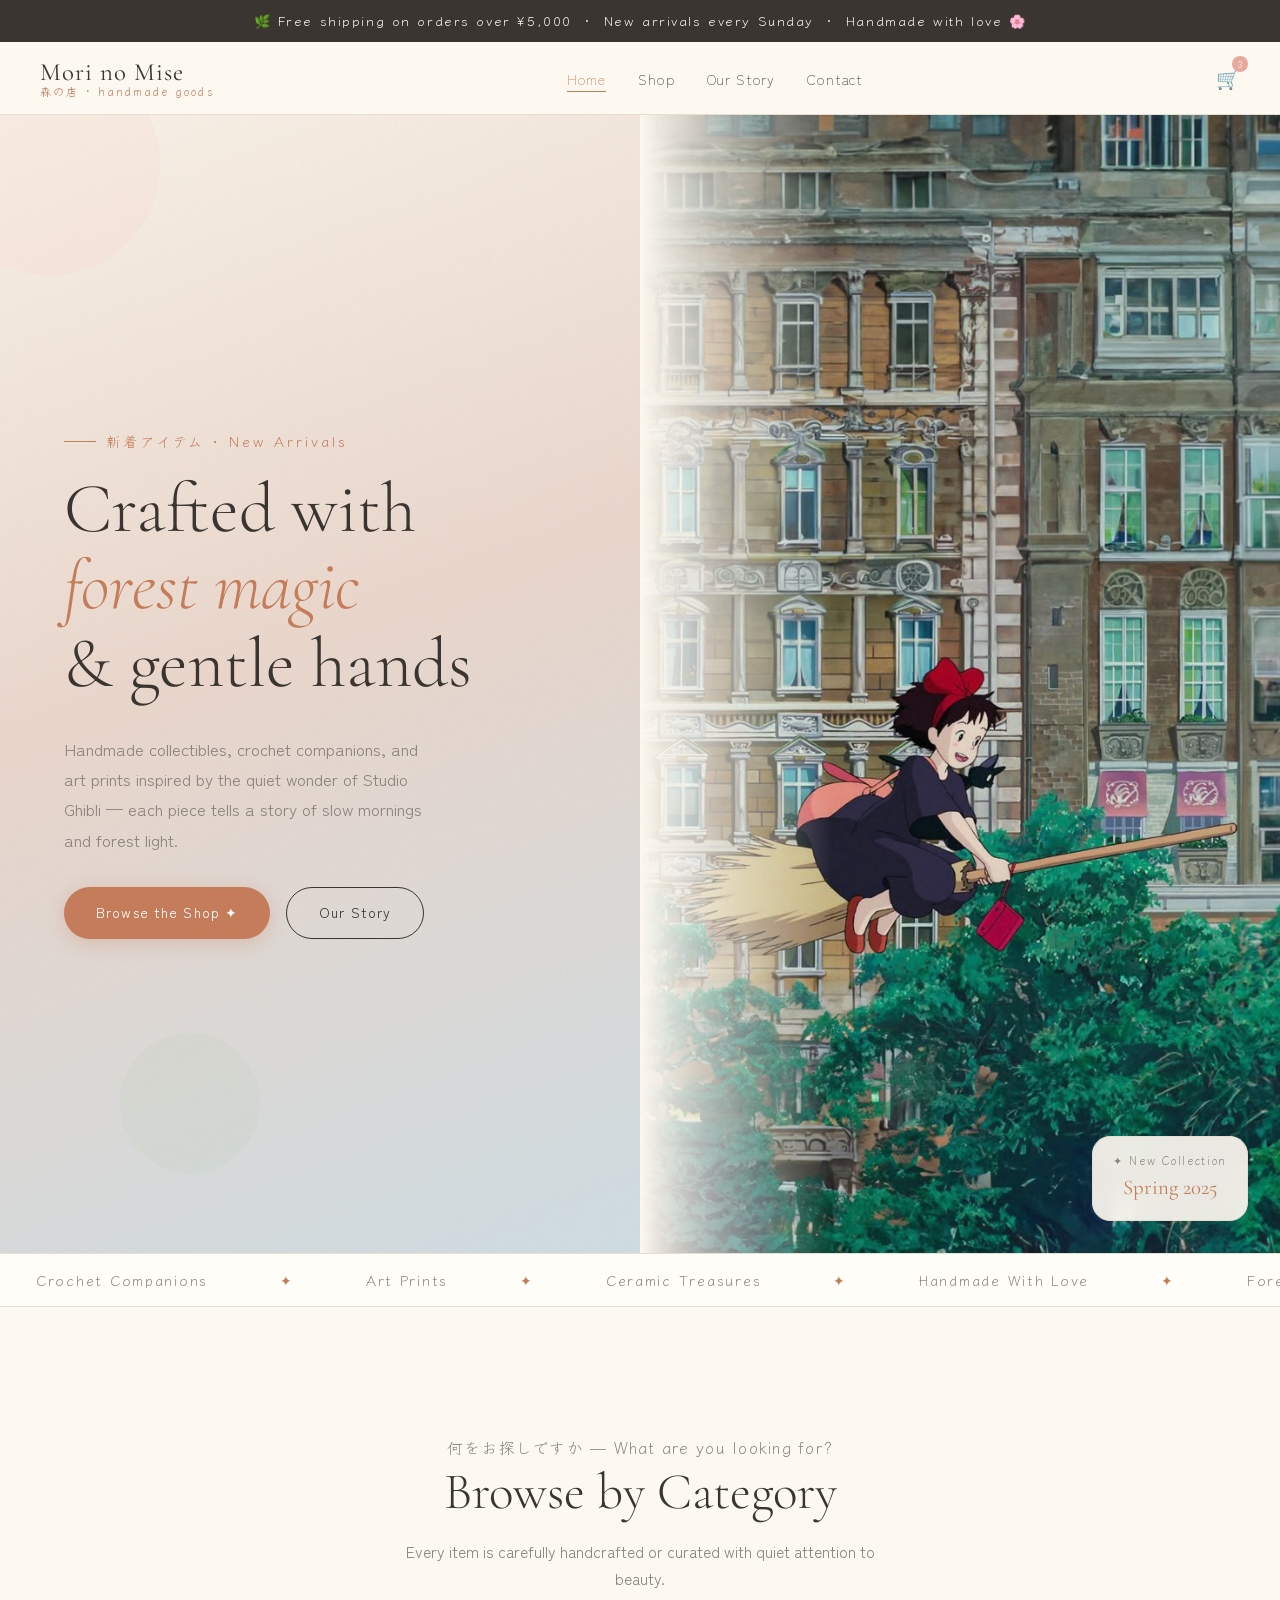
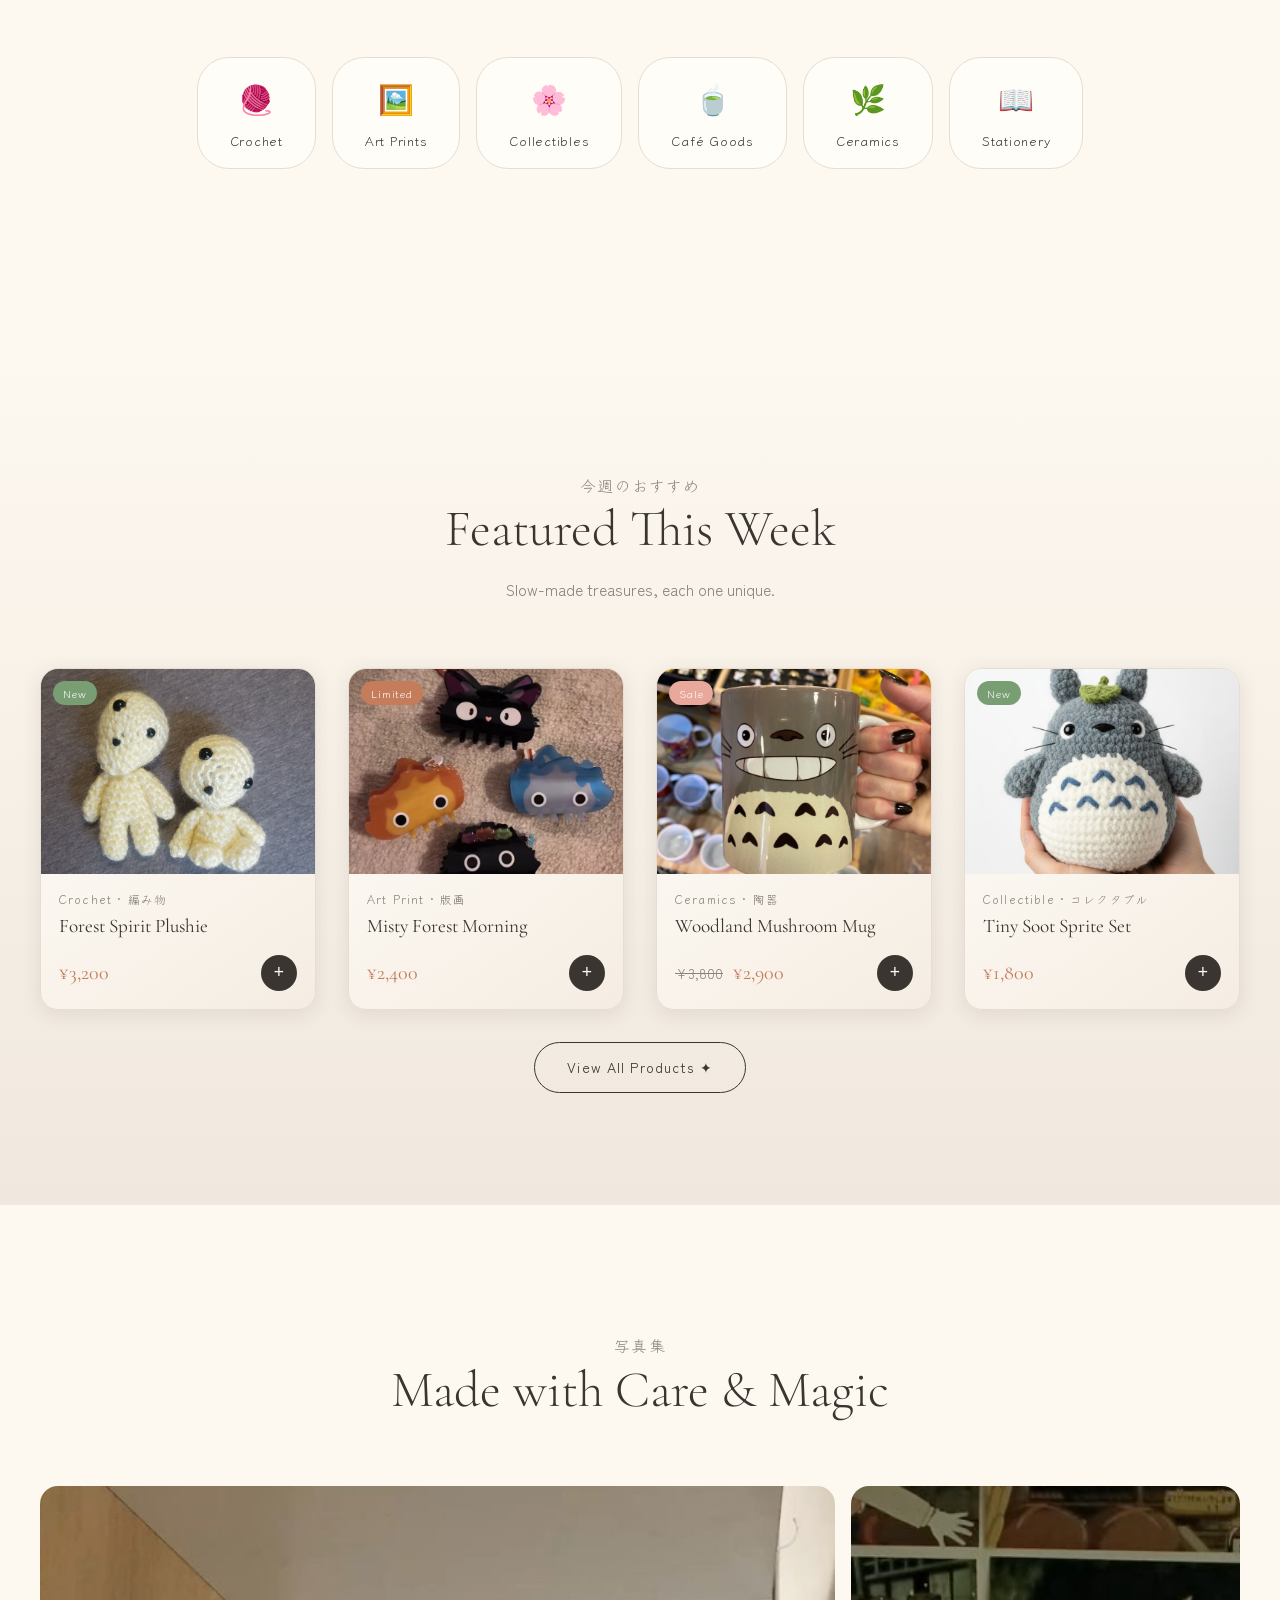
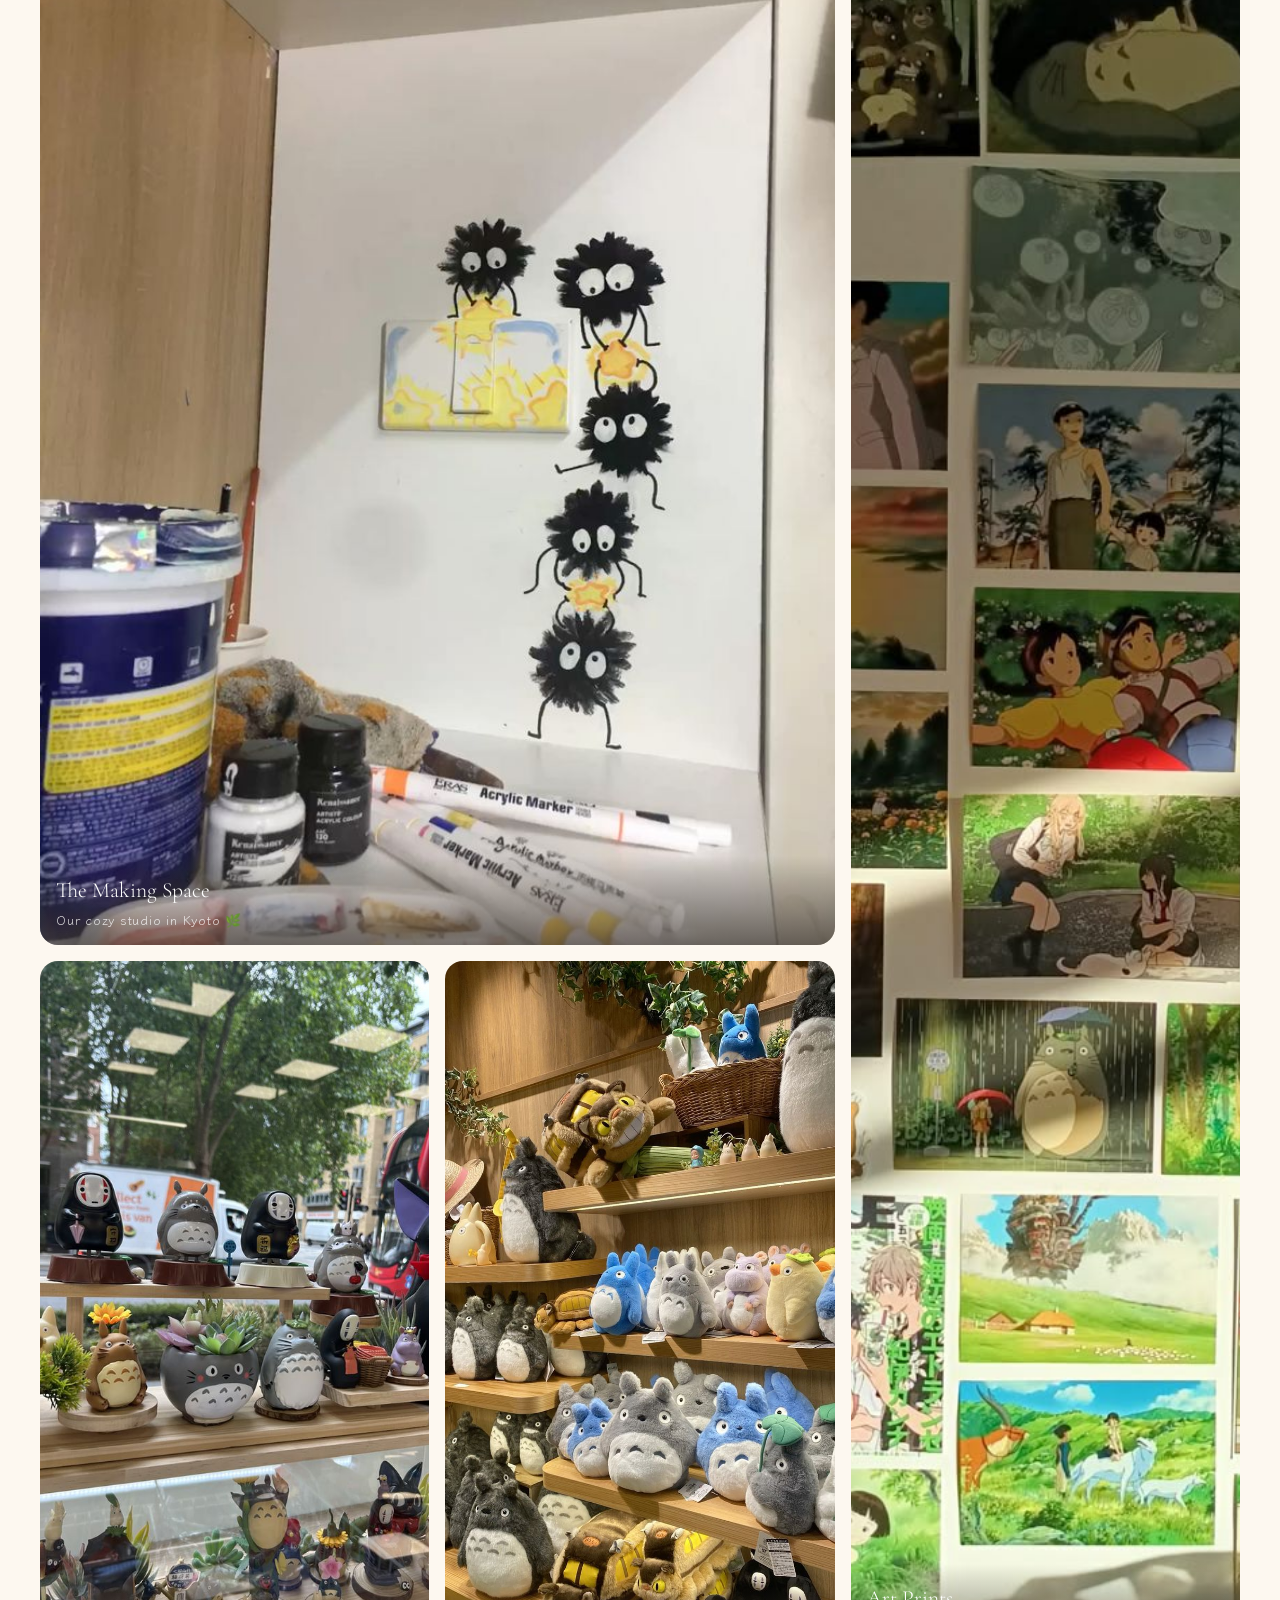
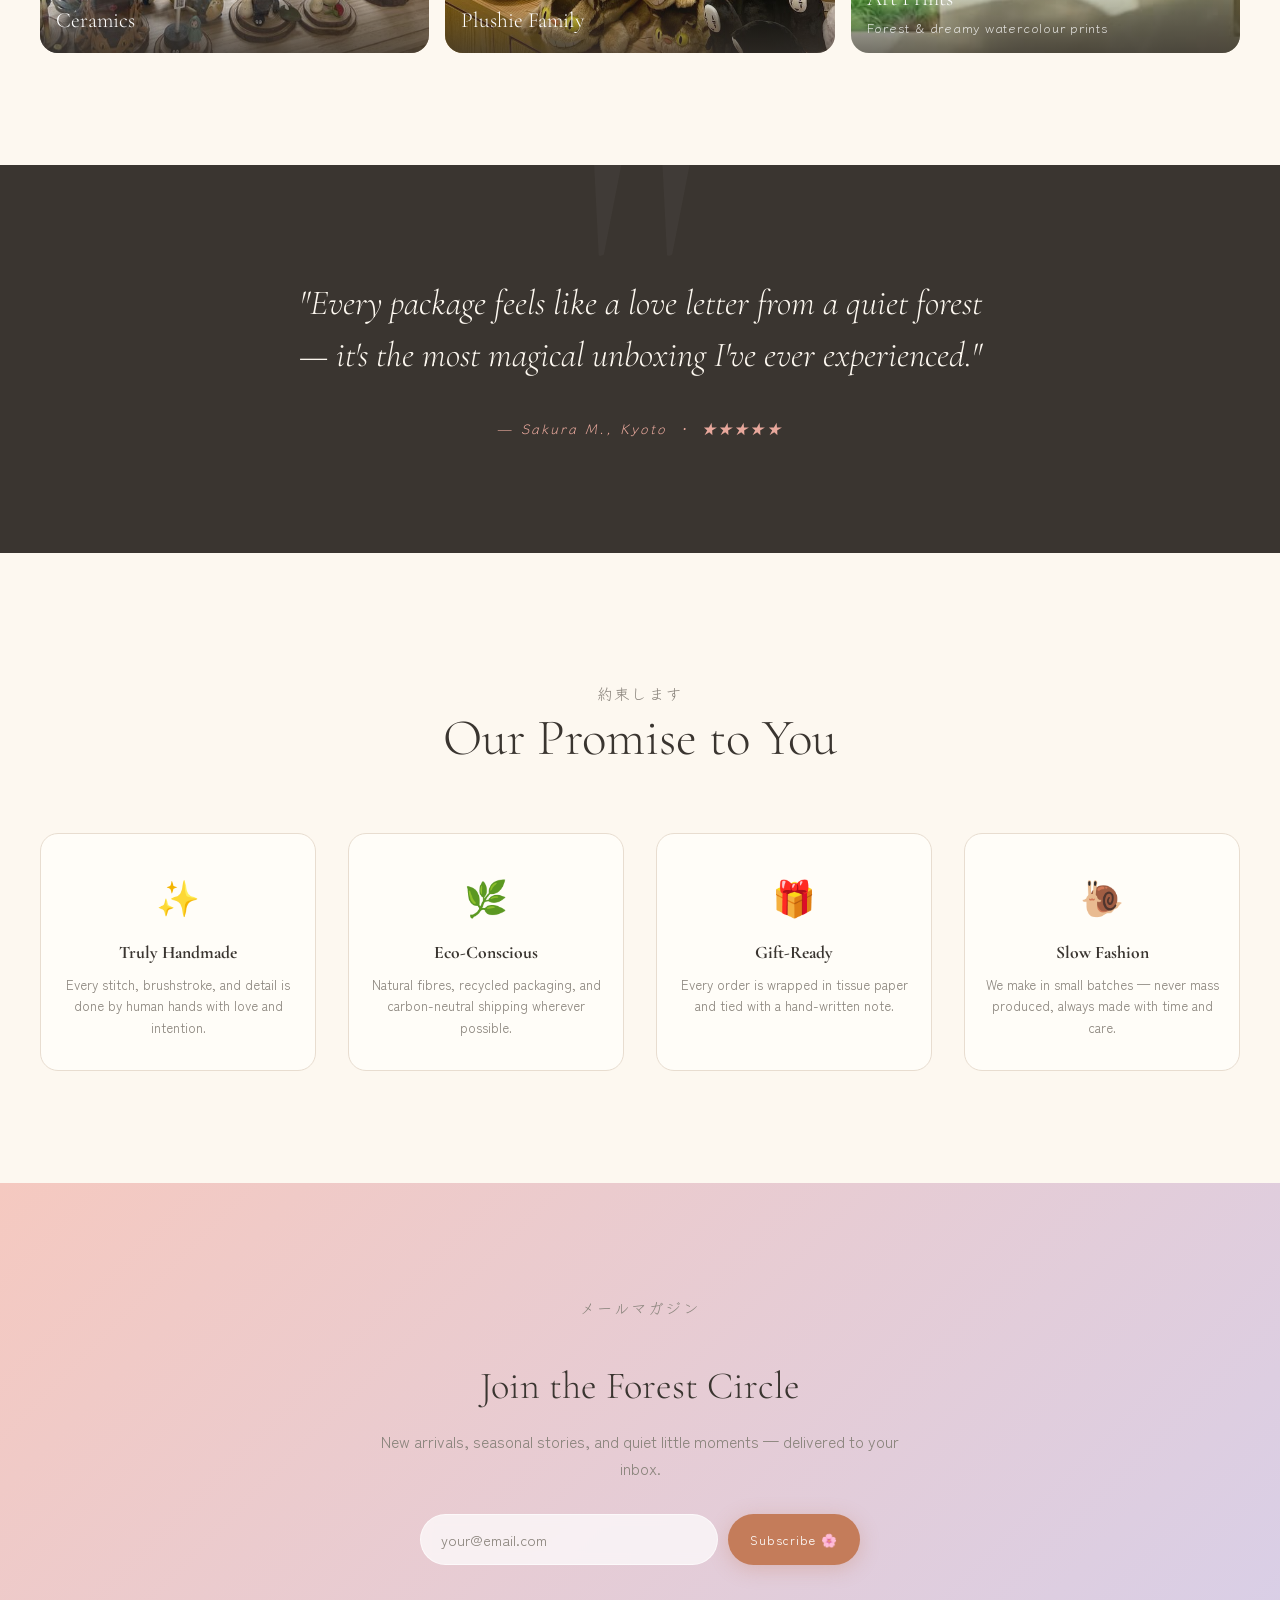
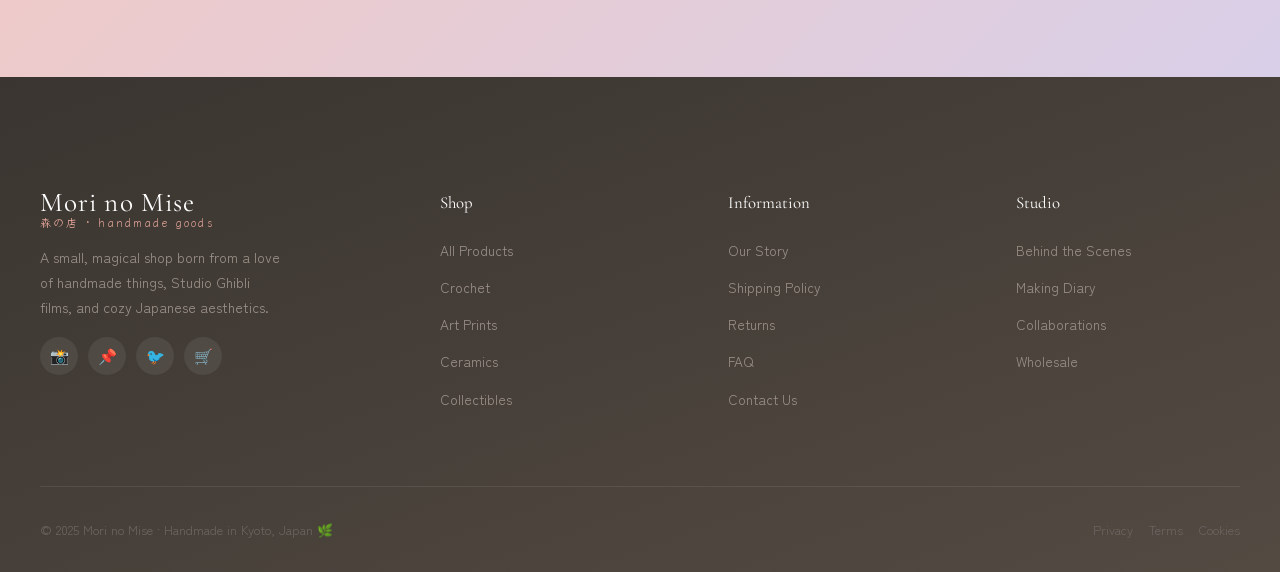
<file: index.html>
<!DOCTYPE html>
<html lang="en">
<head>
  <meta charset="UTF-8" />
  <meta name="viewport" content="width=device-width, initial-scale=1.0" />
  <meta name="description" content="Mori no Mise — A handmade Studio Ghibli inspired shop for collectibles, crochet, art prints & cozy Japanese goods." />
  <title>Mori no Mise — Handmade Magic Shop</title>
  <link rel="stylesheet" href="style.css" />
</head>
<body>

  <!-- ░░ ANNOUNCEMENT STRIP ░░ -->
  <div class="strip">
    🌿 Free shipping on orders over ¥5,000 &nbsp;·&nbsp; New arrivals every Sunday &nbsp;·&nbsp; Handmade with love 🌸
  </div>

  <!--
       STICKY NAVIGATION HEADER
   -->
  <header class="site-header">
    <nav class="nav-inner">

      <!-- Logo -->
      <a href="index.html" class="nav-logo" aria-label="Mori no Mise Home">
        <span class="nav-logo-main">Mori no Mise</span>
        <span class="nav-logo-jp">森の店 · handmade goods</span>
      </a>

      <!-- Navigation Links -->
      <ul class="nav-links">
        <li><a href="index.html" class="active">Home</a></li>
        <li><a href="shop.html">Shop</a></li>
        <li><a href="about.html">Our Story</a></li>
        <li><a href="contact.html">Contact</a></li>
      </ul>

      <!-- Cart Icon -->
      <div class="nav-cart" aria-label="Shopping cart">
        🛒
        <span class="nav-cart-badge">3</span>
      </div>

      <!-- Mobile hamburger (visual only — no JS) -->
      <div class="nav-toggle" aria-label="Menu">
        <span></span><span></span><span></span>
      </div>

    </nav>
  </header>


  <!-- 
       HERO SECTION
   -->
  <section class="hero grain-overlay" aria-label="Hero">

    <!-- Floating decorative petals (CSS only) -->
    <div class="hero-petal hero-petal-1" aria-hidden="true"></div>
    <div class="hero-petal hero-petal-2" aria-hidden="true"></div>
    <div class="hero-petal hero-petal-3" aria-hidden="true"></div>

    <!-- Left: text content -->
    <div class="hero-text">

      <p class="hero-eyebrow">新着アイテム · New Arrivals</p>

      <h1 class="hero-title">
        Crafted with<br>
        <em>forest magic</em><br>
        &amp; gentle hands
      </h1>

      <p class="hero-desc">
        Handmade collectibles, crochet companions, and art prints
        inspired by the quiet wonder of Studio Ghibli — each piece
        tells a story of slow mornings and forest light.
      </p>

      <div class="hero-actions">
        <a href="shop.html" class="btn btn-primary">Browse the Shop ✦</a>
        <a href="about.html" class="btn btn-outline">Our Story</a>
      </div>

    </div>

    <!-- Right: cinematic hero image -->
    <div class="hero-image">
      <img src="images/hero.jpg" alt="Collection of handmade Ghibli inspired goods" />

      <!-- Floating info tag on image -->
      <div class="hero-tag">
        <span class="hero-tag-label">✦ New Collection</span>
        <span class="hero-tag-value">Spring 2025</span>
      </div>
    </div>

  </section>


  <!-- 
       SCROLLING MARQUEE
   -->
  <div class="marquee-wrap" aria-hidden="true">
    <div class="marquee-track">
      <!-- Repeated for seamless loop -->
      <span>Crochet Companions</span>
      <span class="accent">✦</span>
      <span>Art Prints</span>
      <span class="accent">✦</span>
      <span>Ceramic Treasures</span>
      <span class="accent">✦</span>
      <span>Handmade With Love</span>
      <span class="accent">✦</span>
      <span>Forest Finds</span>
      <span class="accent">✦</span>
      <span>Cozy Japanese Goods</span>
      <span class="accent">✦</span>
      <span>Studio Ghibli Inspired</span>
      <span class="accent">✦</span>
      <span>Soft &amp; Magical</span>
      <span class="accent">✦</span>
      <!-- Duplicate for seamless loop -->
      <span>Crochet Companions</span>
      <span class="accent">✦</span>
      <span>Art Prints</span>
      <span class="accent">✦</span>
      <span>Ceramic Treasures</span>
      <span class="accent">✦</span>
      <span>Handmade With Love</span>
      <span class="accent">✦</span>
      <span>Forest Finds</span>
      <span class="accent">✦</span>
      <span>Cozy Japanese Goods</span>
      <span class="accent">✦</span>
      <span>Studio Ghibli Inspired</span>
      <span class="accent">✦</span>
      <span>Soft &amp; Magical</span>
      <span class="accent">✦</span>
    </div>
  </div>


  <!-- 
       BROWSE BY CATEGORY
        -->
  <section class="section" aria-label="Shop categories">
    <div class="section-inner">

      <header class="section-header">
        <p class="label-accent">何をお探しですか — What are you looking for?</p>
        <h2 class="section-title">Browse by Category</h2>
        <p>Every item is carefully handcrafted or curated with quiet attention to beauty.</p>
      </header>

      <!-- Category pill row -->
      <div class="category-row">
        <a href="shop.html" class="category-pill">
          <span class="category-pill-icon">🧶</span>
          <span class="category-pill-label">Crochet</span>
        </a>
        <a href="shop.html" class="category-pill">
          <span class="category-pill-icon">🖼️</span>
          <span class="category-pill-label">Art Prints</span>
        </a>
        <a href="shop.html" class="category-pill">
          <span class="category-pill-icon">🌸</span>
          <span class="category-pill-label">Collectibles</span>
        </a>
        <a href="shop.html" class="category-pill">
          <span class="category-pill-icon">🍵</span>
          <span class="category-pill-label">Café Goods</span>
        </a>
        <a href="shop.html" class="category-pill">
          <span class="category-pill-icon">🌿</span>
          <span class="category-pill-label">Ceramics</span>
        </a>
        <a href="shop.html" class="category-pill">
          <span class="category-pill-icon">📖</span>
          <span class="category-pill-label">Stationery</span>
        </a>
      </div>

    </div>
  </section>


  <!-- 
       FEATURED PRODUCTS
   -->
  <section class="section section-alt" aria-label="Featured products">
    <div class="section-inner">

      <header class="section-header">
        <p class="label-accent">今週のおすすめ</p>
        <h2 class="section-title">Featured This Week</h2>
        <p>Slow-made treasures, each one unique.</p>
      </header>

      <!-- Product grid -->
      <div class="products-grid">

        <!-- Product Card 1 -->
        <article class="product-card">
          <div class="product-card-image">
            <img src="images/product1.jpg" alt="Totoro Crochet Plushie" loading="lazy" />
            <span class="product-badge product-badge-new">New</span>
            <span class="product-card-heart">🤍</span>
          </div>
          <div class="product-card-body">
            <p class="product-card-category">Crochet · 編み物</p>
            <h3 class="product-card-name">Forest Spirit Plushie</h3>
            <div class="product-card-footer">
              <span class="product-price">¥3,200</span>
              <button class="btn-add" aria-label="Add to cart">+</button>
            </div>
          </div>
        </article>

        <!-- Product Card 2 -->
        <article class="product-card">
          <div class="product-card-image">
            <img src="images/product2.jpg" alt="Misty Forest Art Print" loading="lazy" />
            <span class="product-badge">Limited</span>
            <span class="product-card-heart">🤍</span>
          </div>
          <div class="product-card-body">
            <p class="product-card-category">Art Print · 版画</p>
            <h3 class="product-card-name">Misty Forest Morning</h3>
            <div class="product-card-footer">
              <span class="product-price">¥2,400</span>
              <button class="btn-add" aria-label="Add to cart">+</button>
            </div>
          </div>
        </article>

        <!-- Product Card 3 -->
        <article class="product-card">
          <div class="product-card-image">
            <img src="images/product3.jpg" alt="Ceramic Mushroom Mug" loading="lazy" />
            <span class="product-badge product-badge-sale">Sale</span>
            <span class="product-card-heart">🤍</span>
          </div>
          <div class="product-card-body">
            <p class="product-card-category">Ceramics · 陶器</p>
            <h3 class="product-card-name">Woodland Mushroom Mug</h3>
            <div class="product-card-footer">
              <div>
                <span class="product-price-old">¥3,800</span>
                <span class="product-price">¥2,900</span>
              </div>
              <button class="btn-add" aria-label="Add to cart">+</button>
            </div>
          </div>
        </article>

        <!-- Product Card 4 -->
        <article class="product-card">
          <div class="product-card-image">
            <img src="images/product4.jpg" alt="Mini Crochet Soot Sprites" loading="lazy" />
            <span class="product-badge product-badge-new">New</span>
            <span class="product-card-heart">🤍</span>
          </div>
          <div class="product-card-body">
            <p class="product-card-category">Collectible · コレクタブル</p>
            <h3 class="product-card-name">Tiny Soot Sprite Set</h3>
            <div class="product-card-footer">
              <span class="product-price">¥1,800</span>
              <button class="btn-add" aria-label="Add to cart">+</button>
            </div>
          </div>
        </article>

      </div><!-- /.products-grid -->

      <!-- View all link -->
      <div class="text-center mt-md">
        <a href="shop.html" class="btn btn-outline">View All Products ✦</a>
      </div>

    </div>
  </section>


  <!-- 
       BENTO / PHOTO COLLAGE
   -->
  <section class="section" aria-label="Gallery collage">
    <div class="section-inner">

      <header class="section-header">
        <p class="label-accent">写真集</p>
        <h2 class="section-title">Made with Care &amp; Magic</h2>
      </header>

      <!-- Bento grid layout -->
      <div class="bento-grid">

        <!-- Wide card top-left -->
        <div class="bento-card wide">
          <img src="images/gallery1.jpg" alt="Handmade crochet workspace" loading="lazy" />
          <div class="bento-caption">
            <h3>The Making Space</h3>
            <p>Our cozy studio in Kyoto 🌿</p>
          </div>
        </div>

        <!-- Tall card right -->
        <div class="bento-card tall">
          <img src="images/gallery2.jpg" alt="Collection of art prints" loading="lazy" />
          <div class="bento-caption">
            <h3>Art Prints</h3>
            <p>Forest &amp; dreamy watercolour prints</p>
          </div>
        </div>

        <!-- Bottom left small -->
        <div class="bento-card">
          <img src="images/gallery3.jpg" alt="Ceramic goods" loading="lazy" />
          <div class="bento-caption">
            <h3>Ceramics</h3>
          </div>
        </div>

        <!-- Bottom centre small -->
        <div class="bento-card">
          <img src="images/gallery4.jpg" alt="Crochet plushies" loading="lazy" />
          <div class="bento-caption">
            <h3>Plushie Family</h3>
          </div>
        </div>

      </div><!-- /.bento-grid -->

    </div>
  </section>


  <!-- 
       TESTIMONIAL QUOTE
  -->
  <blockquote class="testimonial-section" aria-label="Customer quote">
    <p class="testimonial-quote">
      "Every package feels like a love letter from a quiet forest — it's the most
      magical unboxing I've ever experienced."
    </p>
    <cite class="testimonial-author">— Sakura M., Kyoto &nbsp;·&nbsp; ★★★★★</cite>
  </blockquote>


  <!-- 
       OUR PROMISE / FEATURES 
  -->
  <section class="section" aria-label="Our promises">
    <div class="section-inner">

      <header class="section-header">
        <p class="label-accent">約束します</p>
        <h2 class="section-title">Our Promise to You</h2>
      </header>

      <div class="features-row">
        <div class="feature-item">
          <span class="feature-icon">✨</span>
          <h3 class="feature-title">Truly Handmade</h3>
          <p class="feature-desc">Every stitch, brushstroke, and detail is done by human hands with love and intention.</p>
        </div>
        <div class="feature-item">
          <span class="feature-icon">🌿</span>
          <h3 class="feature-title">Eco-Conscious</h3>
          <p class="feature-desc">Natural fibres, recycled packaging, and carbon-neutral shipping wherever possible.</p>
        </div>
        <div class="feature-item">
          <span class="feature-icon">🎁</span>
          <h3 class="feature-title">Gift-Ready</h3>
          <p class="feature-desc">Every order is wrapped in tissue paper and tied with a hand-written note.</p>
        </div>
        <div class="feature-item">
          <span class="feature-icon">🐌</span>
          <h3 class="feature-title">Slow Fashion</h3>
          <p class="feature-desc">We make in small batches — never mass produced, always made with time and care.</p>
        </div>
      </div>

    </div>
  </section>


  <!-- 
       NEWSLETTER SIGNUP
  -->
  <section class="newsletter-section" aria-label="Newsletter signup">
    <div class="newsletter-inner">
      <p class="label-accent">メールマガジン</p>
      <h2>Join the Forest Circle</h2>
      <p>New arrivals, seasonal stories, and quiet little moments — delivered to your inbox.</p>
      <div class="newsletter-form">
        <input type="email" placeholder="your@email.com" aria-label="Email address" />
        <button type="button" class="btn btn-primary btn-sm">Subscribe 🌸</button>
      </div>
    </div>
  </section>


  <!-- 
       SITE FOOTER
   -->
  <footer class="site-footer" aria-label="Site footer">
    <div class="footer-inner">

      <!-- Footer top: brand + link columns -->
      <div class="footer-top">

        <!-- Brand column -->
        <div class="footer-brand">
          <div class="nav-logo">
            <span class="nav-logo-main">Mori no Mise</span>
            <span class="nav-logo-jp">森の店 · handmade goods</span>
          </div>
          <p>A small, magical shop born from a love of handmade things, Studio Ghibli films, and cozy Japanese aesthetics.</p>
          <!-- Social icons -->
          <div class="footer-social">
            <a href="#" aria-label="Instagram">📸</a>
            <a href="#" aria-label="Pinterest">📌</a>
            <a href="#" aria-label="Twitter">🐦</a>
            <a href="#" aria-label="Etsy">🛒</a>
          </div>
        </div>

        <!-- Shop links -->
        <div class="footer-col">
          <h4>Shop</h4>
          <ul>
            <li><a href="shop.html">All Products</a></li>
            <li><a href="shop.html">Crochet</a></li>
            <li><a href="shop.html">Art Prints</a></li>
            <li><a href="shop.html">Ceramics</a></li>
            <li><a href="shop.html">Collectibles</a></li>
          </ul>
        </div>

        <!-- Info links -->
        <div class="footer-col">
          <h4>Information</h4>
          <ul>
            <li><a href="about.html">Our Story</a></li>
            <li><a href="#">Shipping Policy</a></li>
            <li><a href="#">Returns</a></li>
            <li><a href="#">FAQ</a></li>
            <li><a href="contact.html">Contact Us</a></li>
          </ul>
        </div>

        <!-- Studio links -->
        <div class="footer-col">
          <h4>Studio</h4>
          <ul>
            <li><a href="#">Behind the Scenes</a></li>
            <li><a href="#">Making Diary</a></li>
            <li><a href="#">Collaborations</a></li>
            <li><a href="#">Wholesale</a></li>
          </ul>
        </div>

      </div><!-- /.footer-top -->

      <!-- Footer bottom bar -->
      <div class="footer-bottom">
        <p>© 2025 Mori no Mise · Handmade in Kyoto, Japan 🌿</p>
        <div class="footer-bottom-links">
          <a href="#">Privacy</a>
          <a href="#">Terms</a>
          <a href="#">Cookies</a>
        </div>
      </div>

    </div>
  </footer>

</body>
</html>
</file>
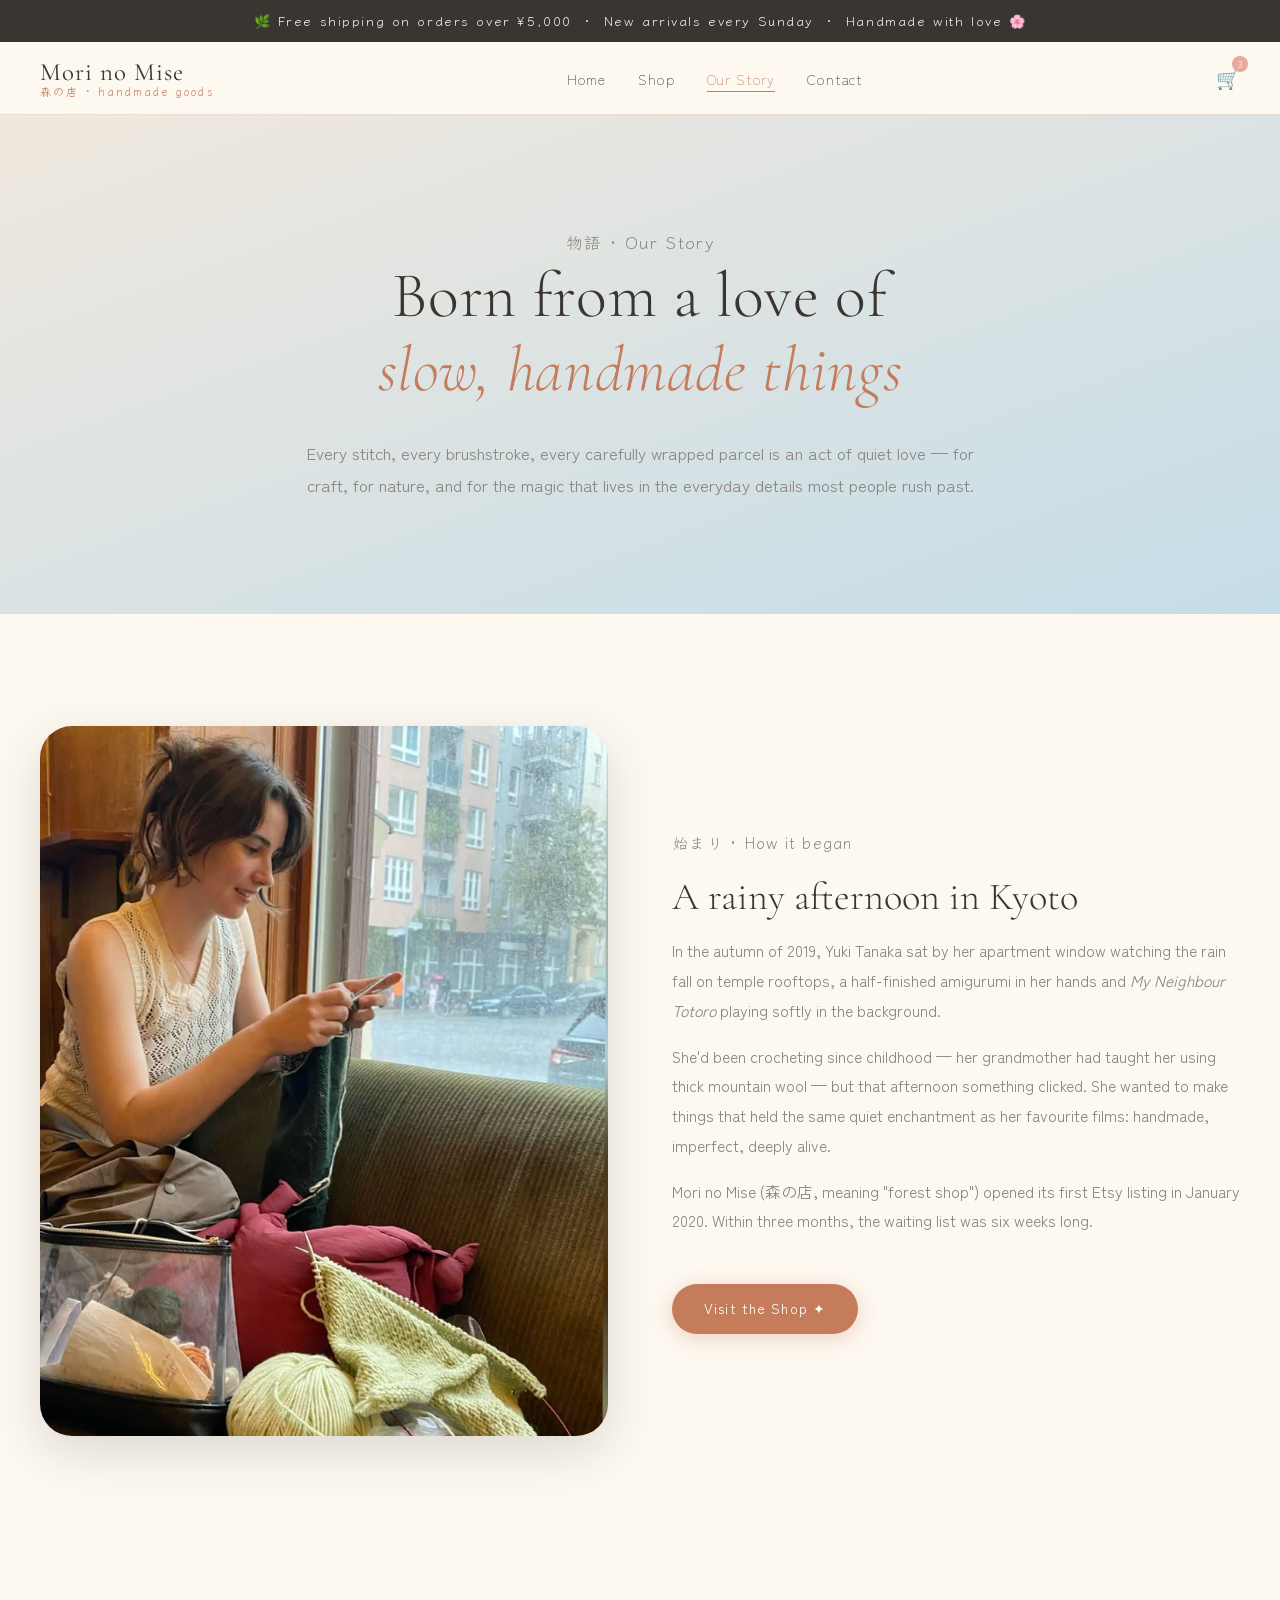
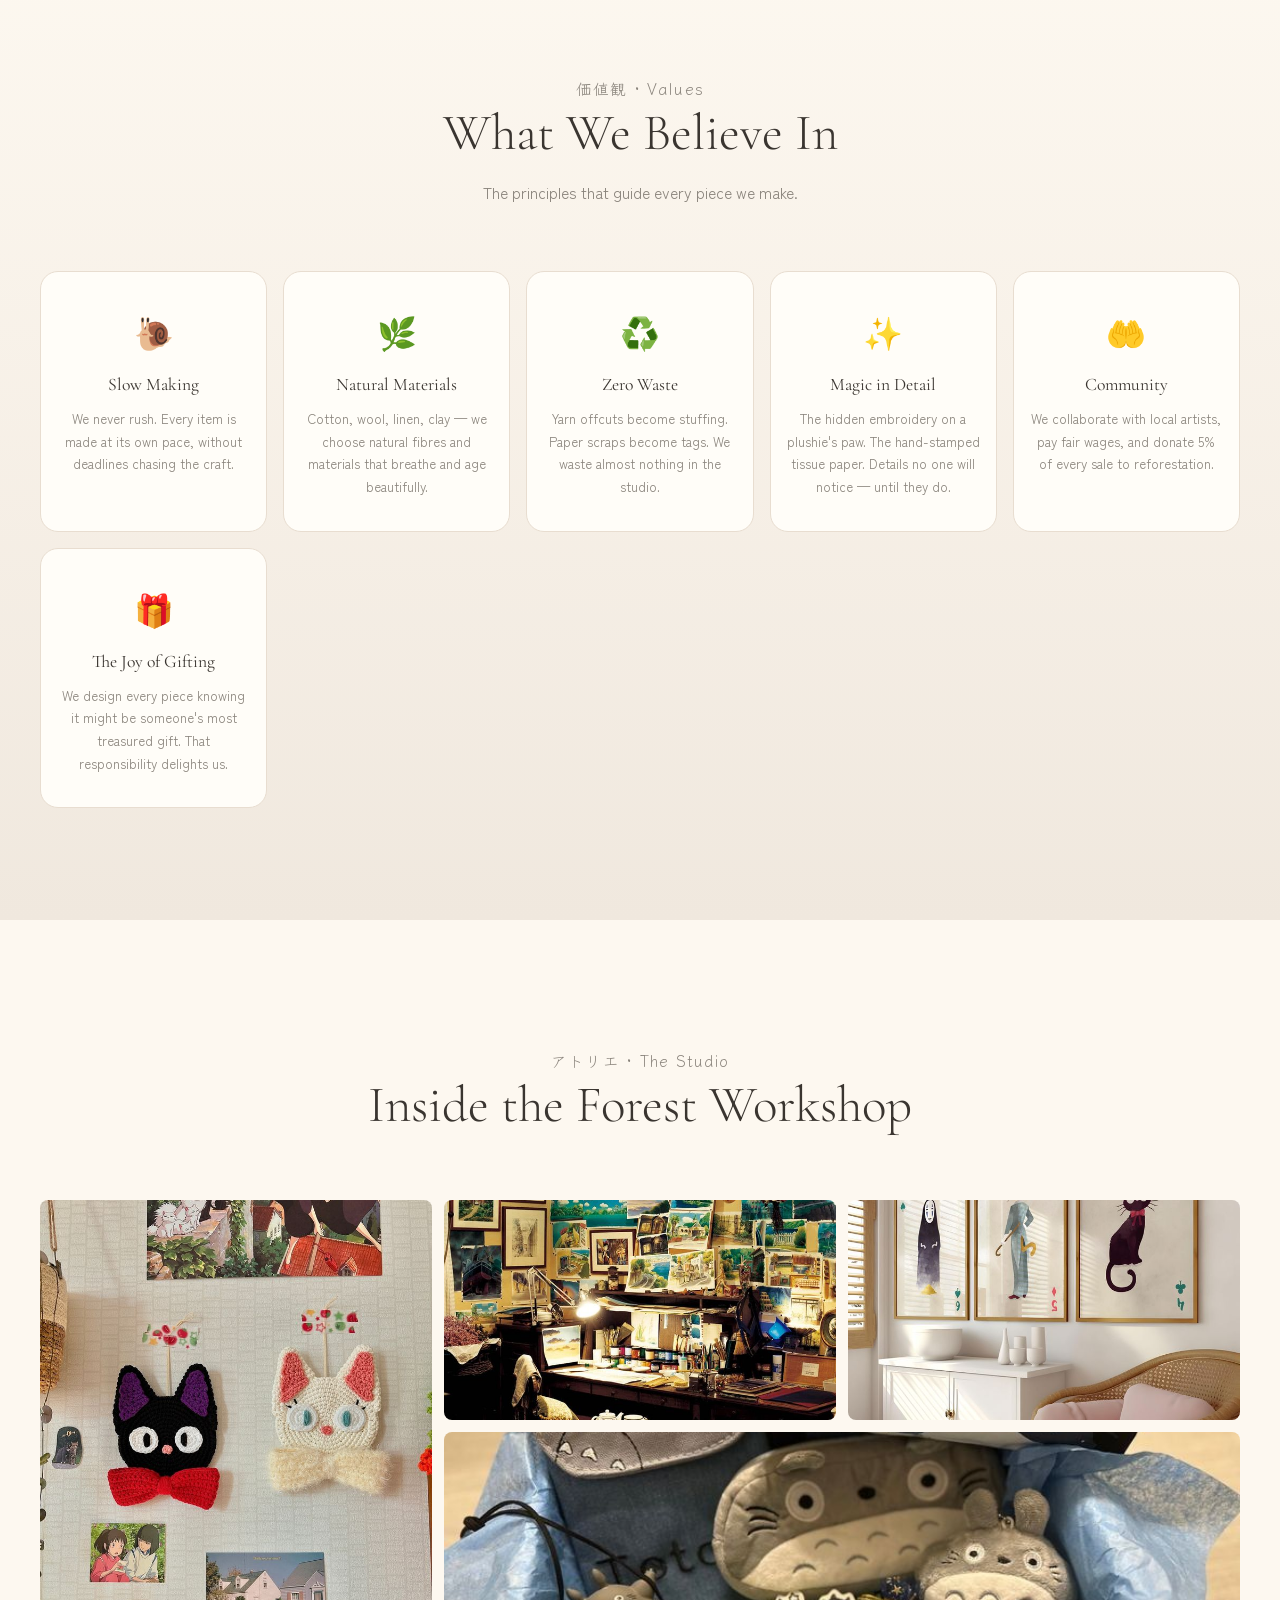
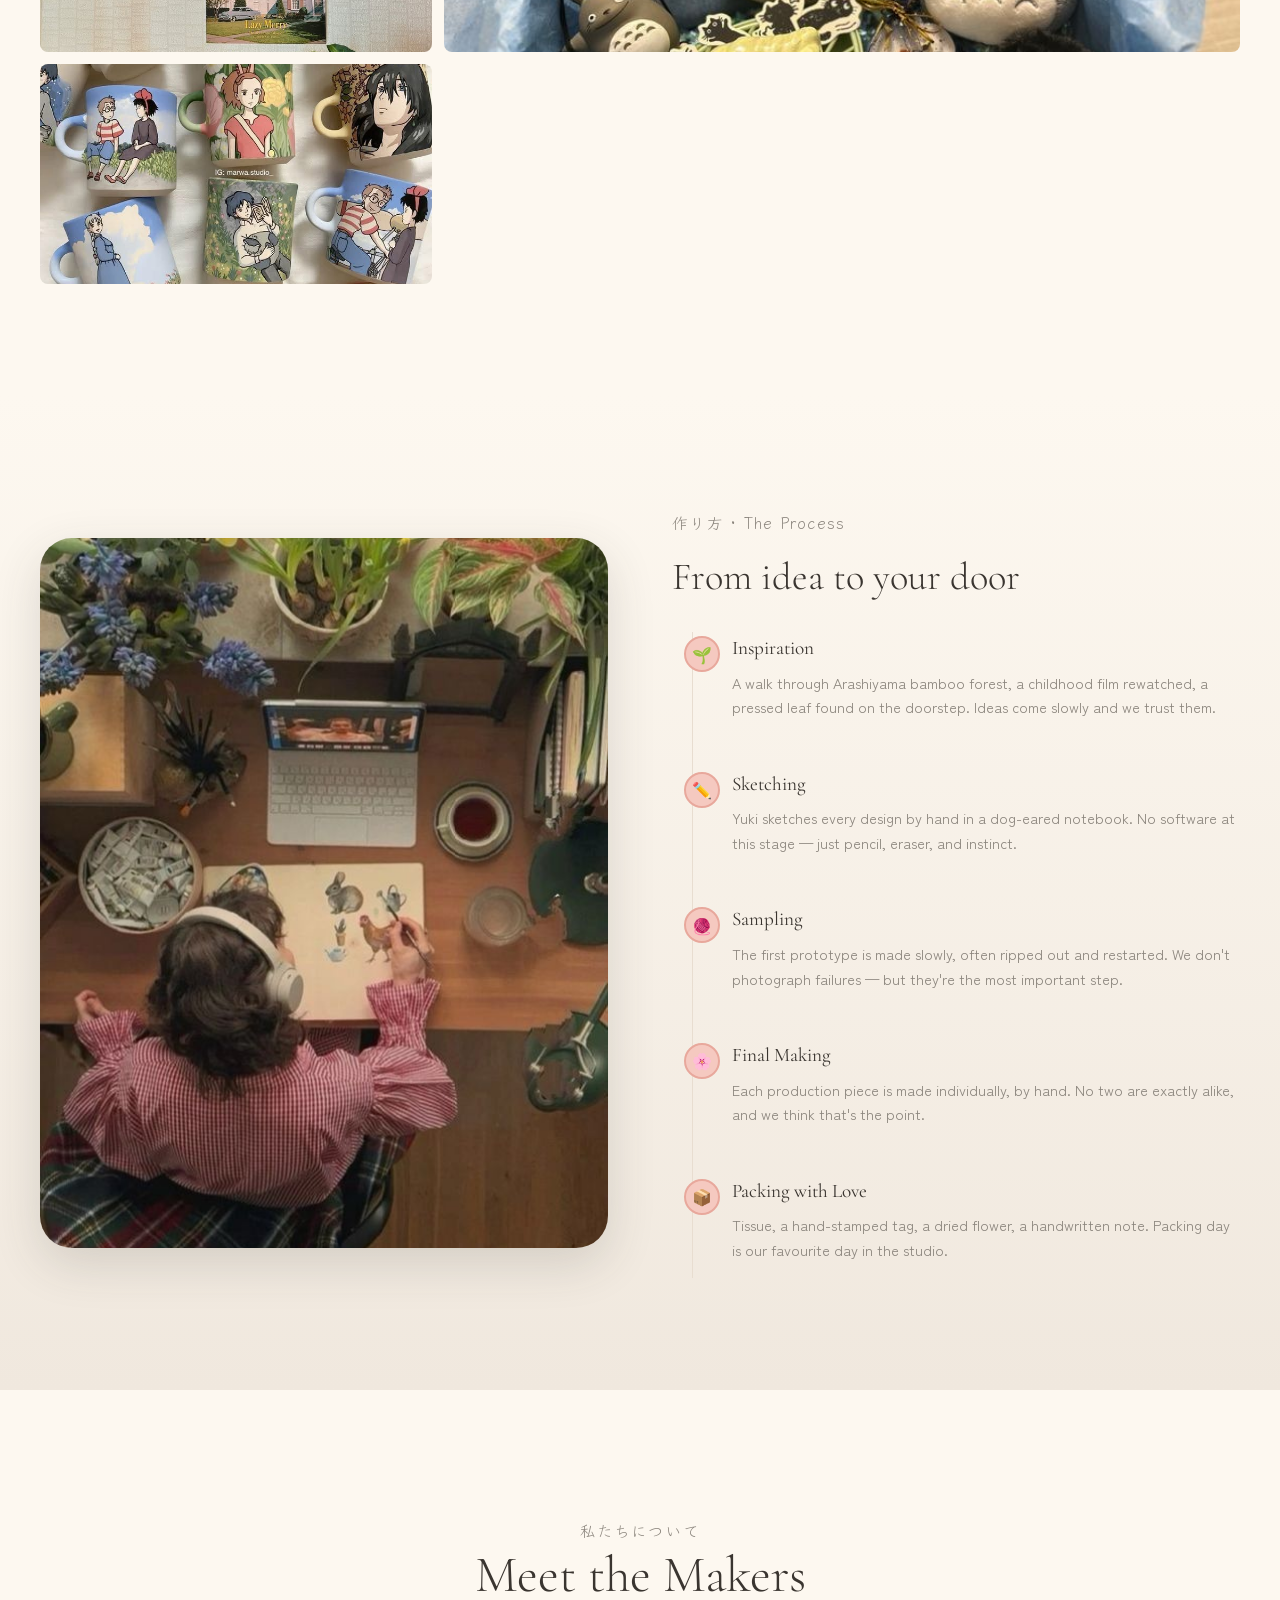
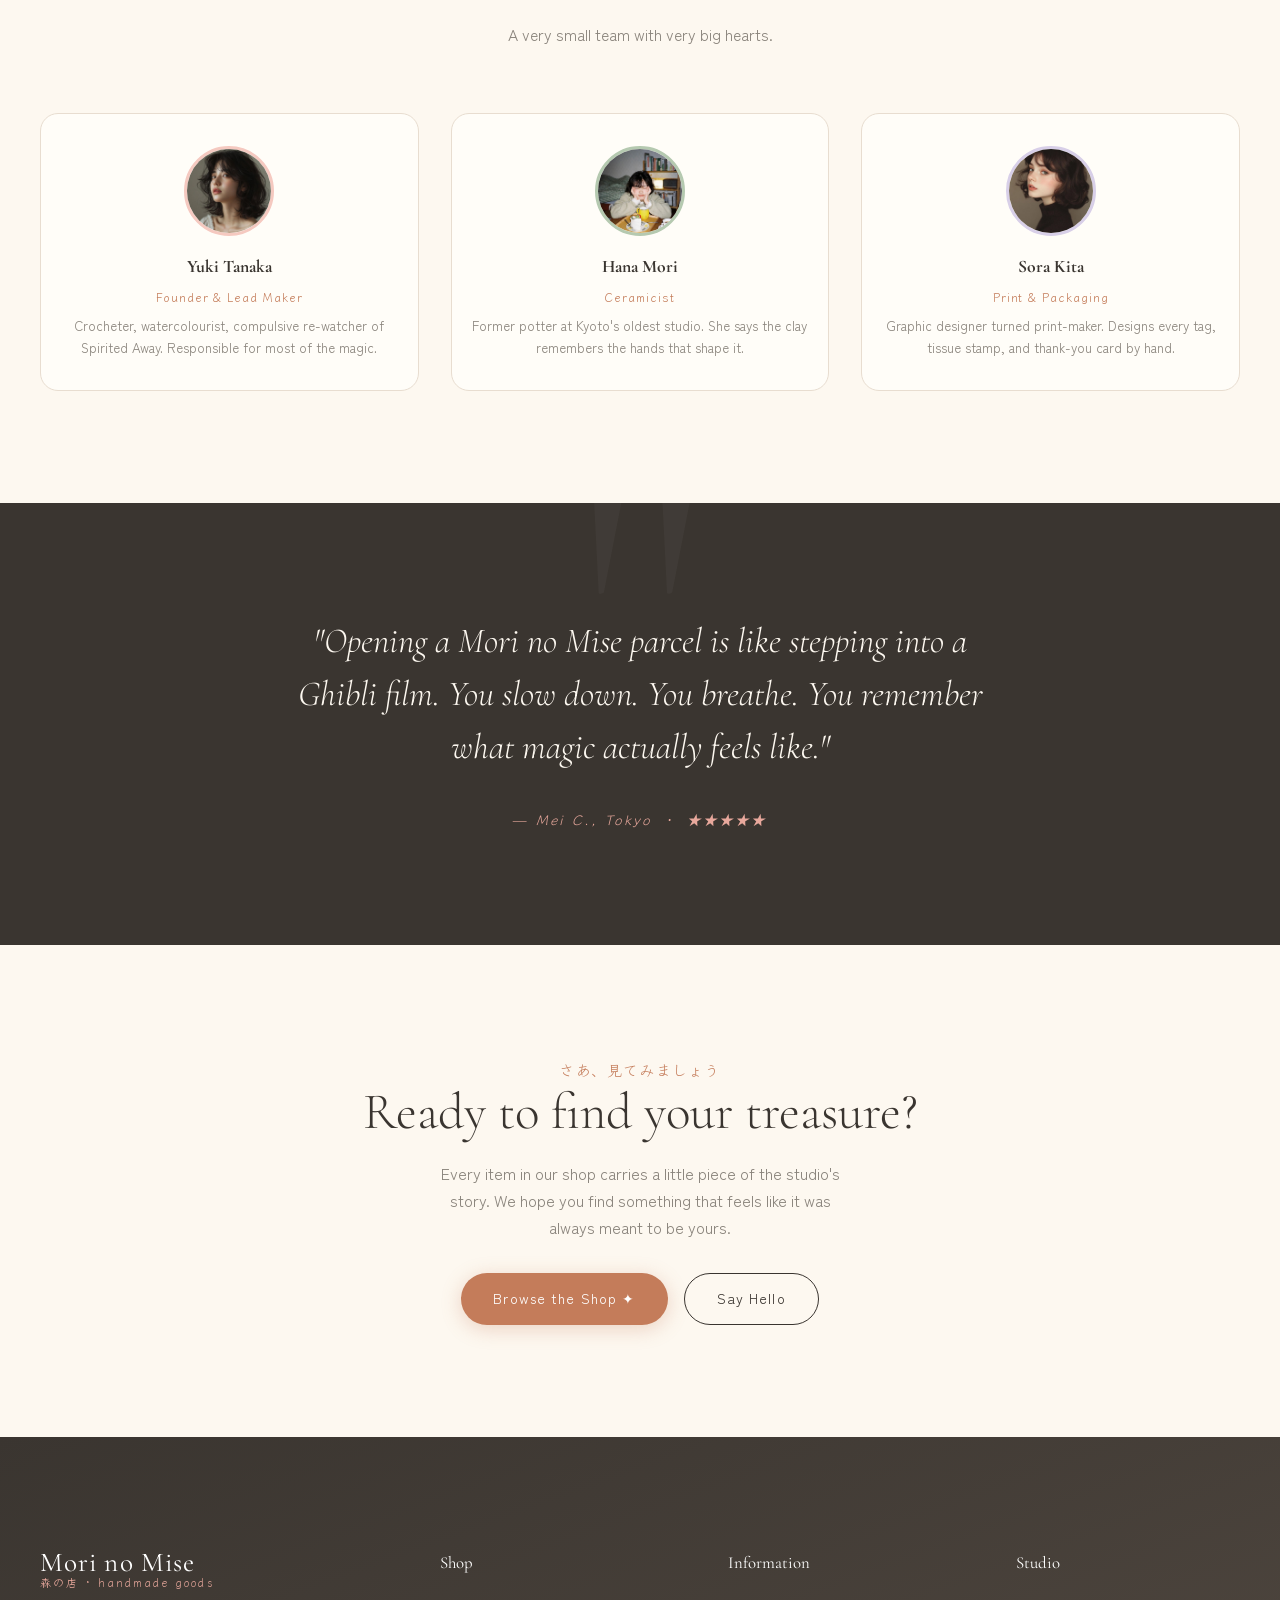
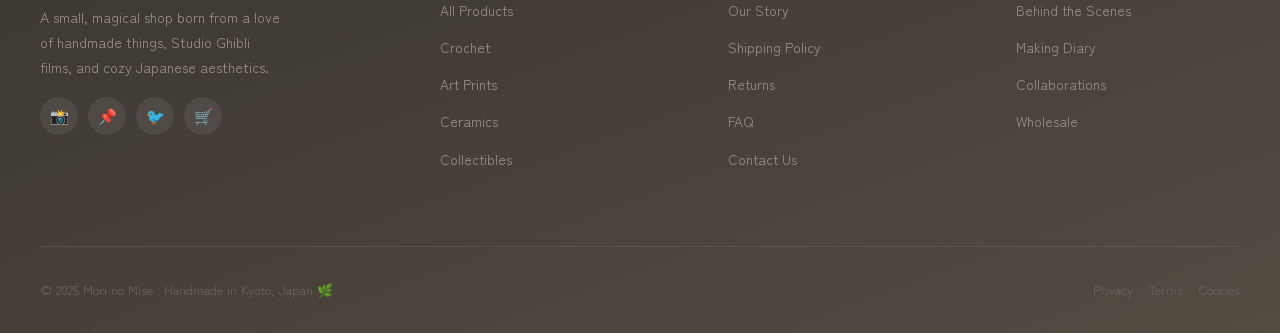
<file: about.html>
<!DOCTYPE html>
<html lang="en">
<head>
  <meta charset="UTF-8" />
  <meta name="viewport" content="width=device-width, initial-scale=1.0" />
  <meta name="description" content="The story behind Mori no Mise — a handmade Ghibli inspired shop crafted with love in Kyoto, Japan." />
  <title>Our Story — Mori no Mise</title>
  <link rel="stylesheet" href="style.css" />
</head>
<body>

  <!-- ░░ ANNOUNCEMENT STRIP ░░ -->
  <div class="strip">
    🌿 Free shipping on orders over ¥5,000 &nbsp;·&nbsp; New arrivals every Sunday &nbsp;·&nbsp; Handmade with love 🌸
  </div>

  <!-- ░░░░░░░░░░░░░░░░░░░░░░░░░░░░░
       STICKY NAVIGATION HEADER
  ░░░░░░░░░░░░░░░░░░░░░░░░░░░░░ -->
  <header class="site-header">
    <nav class="nav-inner">
      <a href="index.html" class="nav-logo" aria-label="Mori no Mise Home">
        <span class="nav-logo-main">Mori no Mise</span>
        <span class="nav-logo-jp">森の店 · handmade goods</span>
      </a>
      <ul class="nav-links">
        <li><a href="index.html">Home</a></li>
        <li><a href="shop.html">Shop</a></li>
        <li><a href="about.html" class="active">Our Story</a></li>
        <li><a href="contact.html">Contact</a></li>
      </ul>
      <div class="nav-cart" aria-label="Shopping cart">
        🛒
        <span class="nav-cart-badge">3</span>
      </div>
      <div class="nav-toggle" aria-label="Menu">
        <span></span><span></span><span></span>
      </div>
    </nav>
  </header>


  <!-- ░░░░░░░░░░░░░░░░░░░░░░░░░░░░░
       ABOUT HERO
  ░░░░░░░░░░░░░░░░░░░░░░░░░░░░░ -->
  <section class="about-hero" aria-label="About page header">
    <div class="about-hero-inner">
      <p class="label-accent">物語 · Our Story</p>
      <h1 class="display-title">
        Born from a love of<br>
        <em style="color:var(--sienna);">slow, handmade things</em>
      </h1>
      <p style="margin-top:1.5rem;">
        Every stitch, every brushstroke, every carefully wrapped parcel is an act of
        quiet love — for craft, for nature, and for the magic that lives in the
        everyday details most people rush past.
      </p>
    </div>
  </section>


  <!-- ░░░░░░░░░░░░░░░░░░░░░░░░░░░░░
       STORY SECTION: HOW IT BEGAN
  ░░░░░░░░░░░░░░░░░░░░░░░░░░░░░ -->
  <section class="section" aria-labelledby="how-began">
    <div class="section-inner">

      <div class="about-grid">

        <!-- Image side -->
        <div class="about-image">
          <img src="images/about1.jpg" alt="Yuki crocheting at her studio window in Kyoto" loading="lazy" />
        </div>

        <!-- Text side -->
        <div class="about-text">
          <p class="label-accent">始まり · How it began</p>
          <h2 id="how-began">A rainy afternoon in Kyoto</h2>

          <p>
            In the autumn of 2019, Yuki Tanaka sat by her apartment window watching the
            rain fall on temple rooftops, a half-finished amigurumi in her hands and
            <em>My Neighbour Totoro</em> playing softly in the background.
          </p>
          <p>
            She'd been crocheting since childhood — her grandmother had taught her
            using thick mountain wool — but that afternoon something clicked. She wanted
            to make things that held the same quiet enchantment as her favourite films:
            handmade, imperfect, deeply alive.
          </p>
          <p>
            Mori no Mise (森の店, meaning "forest shop") opened its first Etsy listing in
            January 2020. Within three months, the waiting list was six weeks long.
          </p>

          <a href="shop.html" class="btn btn-primary mt-md">Visit the Shop ✦</a>
        </div>

      </div><!-- /.about-grid -->

    </div>
  </section>


  <!-- ░░░░░░░░░░░░░░░░░░░░░░░░░░░░░
       VALUES / WHAT WE BELIEVE
  ░░░░░░░░░░░░░░░░░░░░░░░░░░░░░ -->
  <section class="section section-alt" aria-labelledby="values-heading">
    <div class="section-inner">

      <header class="section-header">
        <p class="label-accent">価値観 · Values</p>
        <h2 id="values-heading" class="section-title">What We Believe In</h2>
        <p>The principles that guide every piece we make.</p>
      </header>

      <div class="values-grid">

        <div class="value-card">
          <div class="value-icon">🐌</div>
          <h3 class="value-title">Slow Making</h3>
          <p class="value-desc">We never rush. Every item is made at its own pace, without deadlines chasing the craft.</p>
        </div>

        <div class="value-card">
          <div class="value-icon">🌿</div>
          <h3 class="value-title">Natural Materials</h3>
          <p class="value-desc">Cotton, wool, linen, clay — we choose natural fibres and materials that breathe and age beautifully.</p>
        </div>

        <div class="value-card">
          <div class="value-icon">♻️</div>
          <h3 class="value-title">Zero Waste</h3>
          <p class="value-desc">Yarn offcuts become stuffing. Paper scraps become tags. We waste almost nothing in the studio.</p>
        </div>

        <div class="value-card">
          <div class="value-icon">✨</div>
          <h3 class="value-title">Magic in Detail</h3>
          <p class="value-desc">The hidden embroidery on a plushie's paw. The hand-stamped tissue paper. Details no one will notice — until they do.</p>
        </div>

        <div class="value-card">
          <div class="value-icon">🤲</div>
          <h3 class="value-title">Community</h3>
          <p class="value-desc">We collaborate with local artists, pay fair wages, and donate 5% of every sale to reforestation.</p>
        </div>

        <div class="value-card">
          <div class="value-icon">🎁</div>
          <h3 class="value-title">The Joy of Gifting</h3>
          <p class="value-desc">We design every piece knowing it might be someone's most treasured gift. That responsibility delights us.</p>
        </div>

      </div><!-- /.values-grid -->

    </div>
  </section>


  <!-- ░░░░░░░░░░░░░░░░░░░░░░░░░░░░░
       STUDIO IMAGES ROW
  ░░░░░░░░░░░░░░░░░░░░░░░░░░░░░ -->
  <section class="section" aria-label="Studio images">
    <div class="section-inner">

      <header class="section-header">
        <p class="label-accent">アトリエ · The Studio</p>
        <h2 class="section-title">Inside the Forest Workshop</h2>
      </header>

      <!-- Gallery grid -->
      <div class="gallery-grid">
        <div class="gallery-item tall" data-label="Yarn Wall">
          <img src="images/studio1.jpg" alt="Studio yarn wall" loading="lazy" />
        </div>
        <div class="gallery-item" data-label="The Worktable">
          <img src="images/studio2.jpg" alt="Craft worktable" loading="lazy" />
        </div>
        <div class="gallery-item" data-label="Print Drying">
          <img src="images/studio3.jpg" alt="Art prints drying" loading="lazy" />
        </div>
        <div class="gallery-item wide" data-label="Packing Day">
          <img src="images/studio4.jpg" alt="Order packing day" loading="lazy" />
        </div>
        <div class="gallery-item" data-label="Ceramic Studio">
          <img src="images/studio5.jpg" alt="Ceramic studio" loading="lazy" />
        </div>
      </div>

    </div>
  </section>


  <!-- ░░░░░░░░░░░░░░░░░░░░░░░░░░░░░
       HOW WE MAKE — PROCESS TIMELINE
  ░░░░░░░░░░░░░░░░░░░░░░░░░░░░░ -->
  <section class="section section-alt" aria-labelledby="process-heading">
    <div class="section-inner">

      <div class="about-grid reverse">

        <!-- Text side: timeline -->
        <div class="about-text">
          <p class="label-accent">作り方 · The Process</p>
          <h2 id="process-heading">From idea to your door</h2>

          <div class="timeline" style="margin-top:2rem;">

            <div class="timeline-step">
              <div class="timeline-dot">🌱</div>
              <h3>Inspiration</h3>
              <p>A walk through Arashiyama bamboo forest, a childhood film rewatched, a pressed leaf found on the doorstep. Ideas come slowly and we trust them.</p>
            </div>

            <div class="timeline-step">
              <div class="timeline-dot">✏️</div>
              <h3>Sketching</h3>
              <p>Yuki sketches every design by hand in a dog-eared notebook. No software at this stage — just pencil, eraser, and instinct.</p>
            </div>

            <div class="timeline-step">
              <div class="timeline-dot">🧶</div>
              <h3>Sampling</h3>
              <p>The first prototype is made slowly, often ripped out and restarted. We don't photograph failures — but they're the most important step.</p>
            </div>

            <div class="timeline-step">
              <div class="timeline-dot">🌸</div>
              <h3>Final Making</h3>
              <p>Each production piece is made individually, by hand. No two are exactly alike, and we think that's the point.</p>
            </div>

            <div class="timeline-step">
              <div class="timeline-dot">📦</div>
              <h3>Packing with Love</h3>
              <p>Tissue, a hand-stamped tag, a dried flower, a handwritten note. Packing day is our favourite day in the studio.</p>
            </div>

          </div><!-- /.timeline -->
        </div>

        <!-- Image side -->
        <div class="about-image">
          <img src="images/about2.jpg" alt="Yuki sketching designs in her journal" loading="lazy" />
        </div>

      </div><!-- /.about-grid -->

    </div>
  </section>


  <!-- ░░░░░░░░░░░░░░░░░░░░░░░░░░░░░
       TEAM / MEET THE MAKER
  ░░░░░░░░░░░░░░░░░░░░░░░░░░░░░ -->
  <section class="section" aria-labelledby="team-heading">
    <div class="section-inner">

      <header class="section-header">
        <p class="label-accent">私たちについて</p>
        <h2 id="team-heading" class="section-title">Meet the Makers</h2>
        <p>A very small team with very big hearts.</p>
      </header>

      <!-- Team grid -->
      <div class="features-row">

        <div class="feature-item">
          <div style="width:90px;height:90px;border-radius:50%;overflow:hidden;margin:0 auto 16px;border:3px solid var(--blush);">
            <img src="images/team1.jpg" alt="Yuki Tanaka" loading="lazy" style="width:100%;height:100%;object-fit:cover;" />
          </div>
          <h3 class="feature-title">Yuki Tanaka</h3>
          <p class="label-accent" style="font-size:0.72rem;">Founder &amp; Lead Maker</p>
          <p class="feature-desc" style="margin-top:8px;">Crocheter, watercolourist, compulsive re-watcher of Spirited Away. Responsible for most of the magic.</p>
        </div>

        <div class="feature-item">
          <div style="width:90px;height:90px;border-radius:50%;overflow:hidden;margin:0 auto 16px;border:3px solid var(--sage);">
            <img src="images/team2.jpg" alt="Hana Mori" loading="lazy" style="width:100%;height:100%;object-fit:cover;" />
          </div>
          <h3 class="feature-title">Hana Mori</h3>
          <p class="label-accent" style="font-size:0.72rem;">Ceramicist</p>
          <p class="feature-desc" style="margin-top:8px;">Former potter at Kyoto's oldest studio. She says the clay remembers the hands that shape it.</p>
        </div>

        <div class="feature-item">
          <div style="width:90px;height:90px;border-radius:50%;overflow:hidden;margin:0 auto 16px;border:3px solid var(--lavender);">
            <img src="images/team3.jpg" alt="Sora Kita" loading="lazy" style="width:100%;height:100%;object-fit:cover;" />
          </div>
          <h3 class="feature-title">Sora Kita</h3>
          <p class="label-accent" style="font-size:0.72rem;">Print &amp; Packaging</p>
          <p class="feature-desc" style="margin-top:8px;">Graphic designer turned print-maker. Designs every tag, tissue stamp, and thank-you card by hand.</p>
        </div>

      </div><!-- /.features-row -->

    </div>
  </section>


  <!-- ░░░░░░░░░░░░░░░░░░░░░░░░░░░░░
       TESTIMONIAL QUOTE
  ░░░░░░░░░░░░░░░░░░░░░░░░░░░░░ -->
  <blockquote class="testimonial-section" aria-label="Customer testimonial">
    <p class="testimonial-quote">
      "Opening a Mori no Mise parcel is like stepping into a Ghibli film.
      You slow down. You breathe. You remember what magic actually feels like."
    </p>
    <cite class="testimonial-author">— Mei C., Tokyo &nbsp;·&nbsp; ★★★★★</cite>
  </blockquote>


  <!-- ░░░░░░░░░░░░░░░░░░░░░░░░░░░░░
       CTA — VISIT THE SHOP
  ░░░░░░░░░░░░░░░░░░░░░░░░░░░░░ -->
  <section class="section" style="text-align:center;" aria-label="Call to action">
    <div class="section-inner">
      <p class="label-accent">さあ、見てみましょう</p>
      <h2 class="section-title">Ready to find your treasure?</h2>
      <p class="text-muted" style="max-width:420px;margin:1rem auto 2rem;">
        Every item in our shop carries a little piece of the studio's story. We hope you find something that feels like it was always meant to be yours.
      </p>
      <div style="display:flex;gap:1rem;justify-content:center;flex-wrap:wrap;">
        <a href="shop.html" class="btn btn-primary">Browse the Shop ✦</a>
        <a href="contact.html" class="btn btn-outline">Say Hello</a>
      </div>
    </div>
  </section>


  <!-- ░░░░░░░░░░░░░░░░░░░░░░░░░░░░░
       SITE FOOTER
  ░░░░░░░░░░░░░░░░░░░░░░░░░░░░░ -->
  <footer class="site-footer" aria-label="Site footer">
    <div class="footer-inner">
      <div class="footer-top">
        <div class="footer-brand">
          <div class="nav-logo">
            <span class="nav-logo-main">Mori no Mise</span>
            <span class="nav-logo-jp">森の店 · handmade goods</span>
          </div>
          <p>A small, magical shop born from a love of handmade things, Studio Ghibli films, and cozy Japanese aesthetics.</p>
          <div class="footer-social">
            <a href="#" aria-label="Instagram">📸</a>
            <a href="#" aria-label="Pinterest">📌</a>
            <a href="#" aria-label="Twitter">🐦</a>
            <a href="#" aria-label="Etsy">🛒</a>
          </div>
        </div>
        <div class="footer-col">
          <h4>Shop</h4>
          <ul>
            <li><a href="shop.html">All Products</a></li>
            <li><a href="shop.html">Crochet</a></li>
            <li><a href="shop.html">Art Prints</a></li>
            <li><a href="shop.html">Ceramics</a></li>
            <li><a href="shop.html">Collectibles</a></li>
          </ul>
        </div>
        <div class="footer-col">
          <h4>Information</h4>
          <ul>
            <li><a href="about.html">Our Story</a></li>
            <li><a href="#">Shipping Policy</a></li>
            <li><a href="#">Returns</a></li>
            <li><a href="#">FAQ</a></li>
            <li><a href="contact.html">Contact Us</a></li>
          </ul>
        </div>
        <div class="footer-col">
          <h4>Studio</h4>
          <ul>
            <li><a href="#">Behind the Scenes</a></li>
            <li><a href="#">Making Diary</a></li>
            <li><a href="#">Collaborations</a></li>
            <li><a href="#">Wholesale</a></li>
          </ul>
        </div>
      </div>
      <div class="footer-bottom">
        <p>© 2025 Mori no Mise · Handmade in Kyoto, Japan 🌿</p>
        <div class="footer-bottom-links">
          <a href="#">Privacy</a>
          <a href="#">Terms</a>
          <a href="#">Cookies</a>
        </div>
      </div>
    </div>
  </footer>

</body>
</html>
</file>
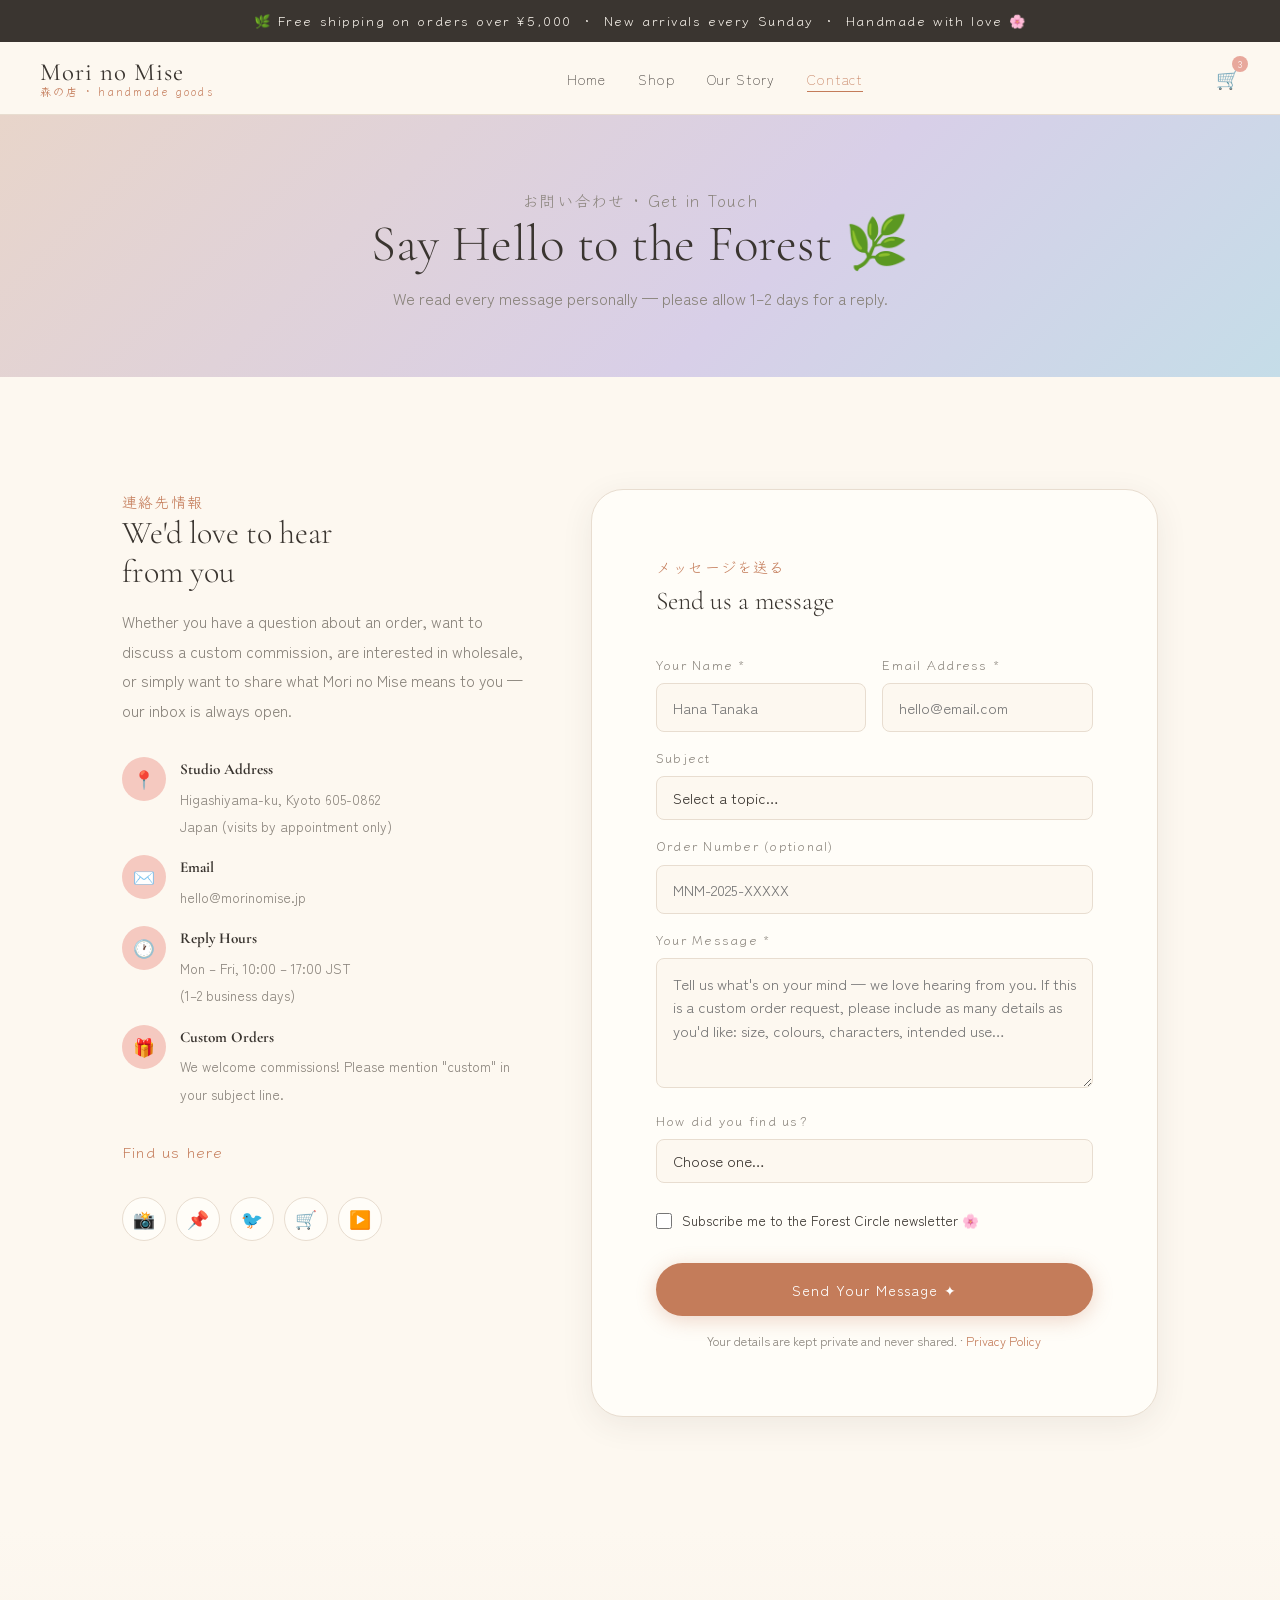
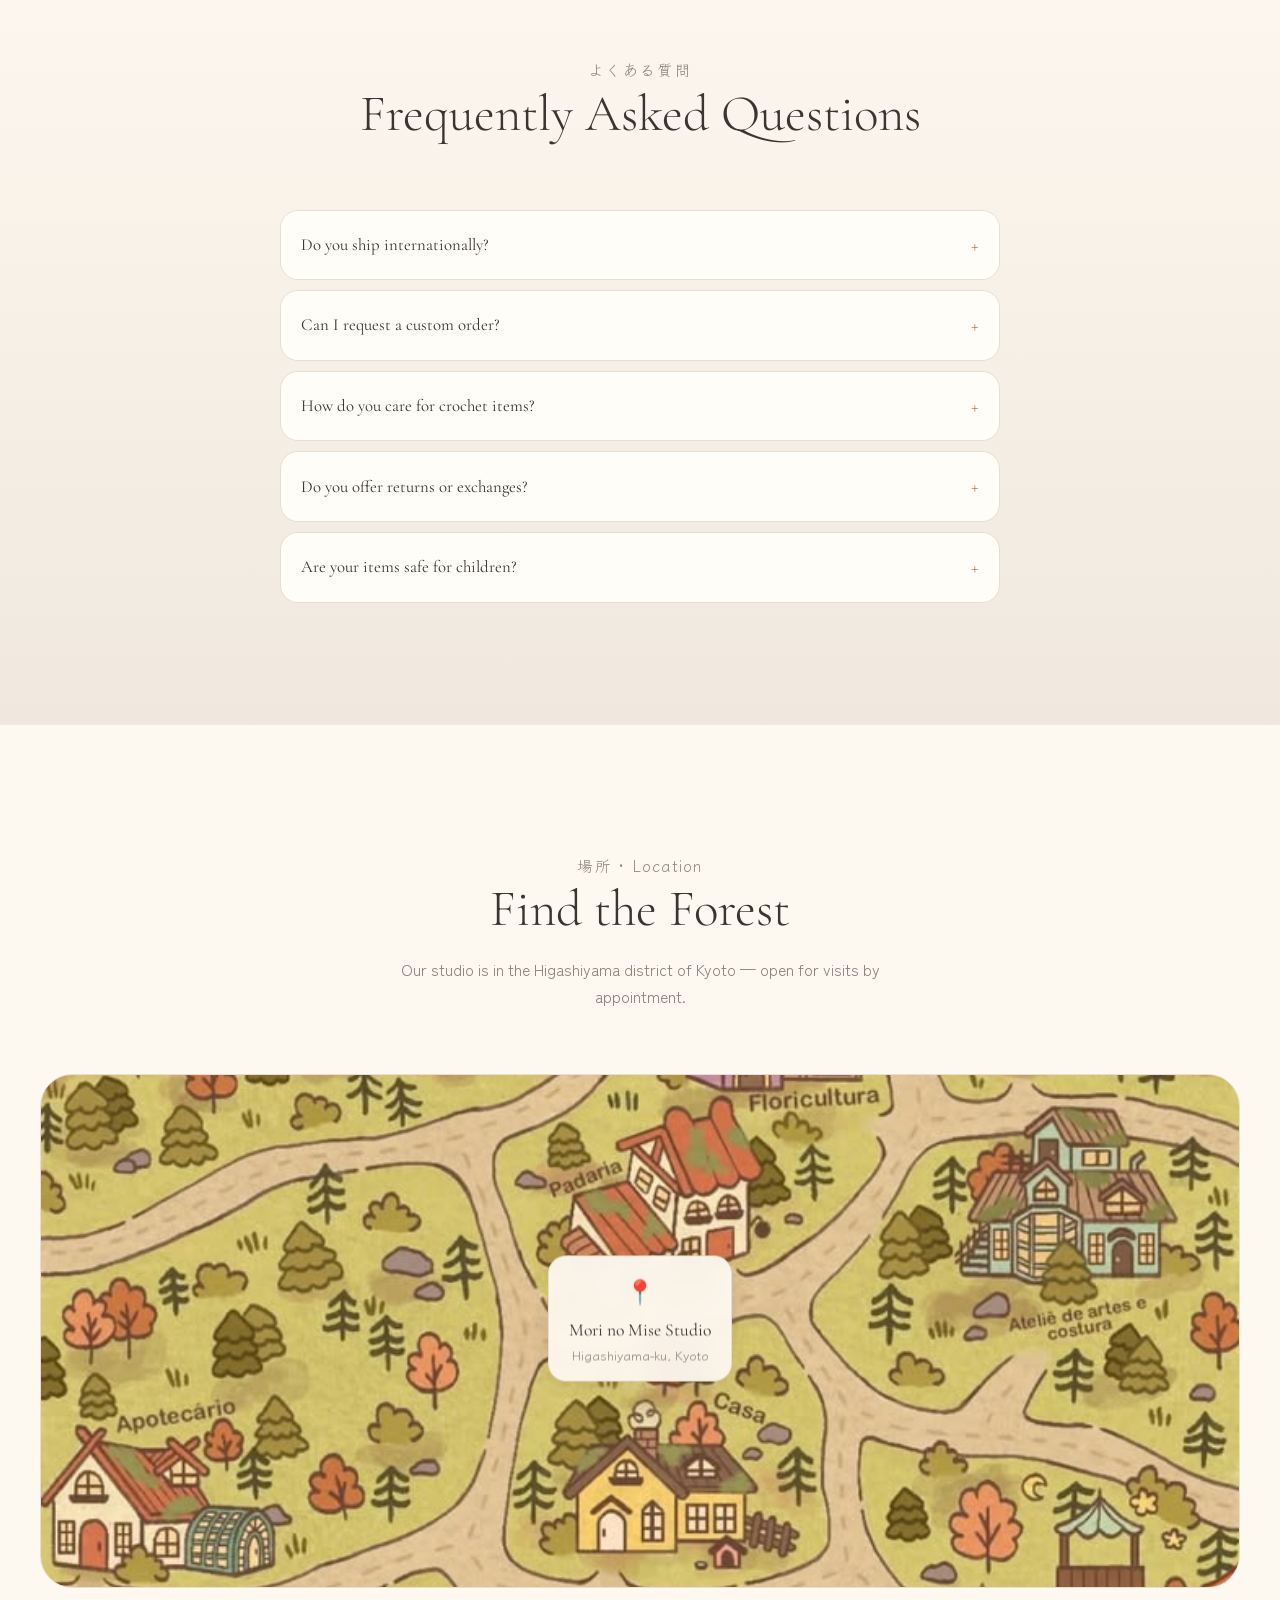
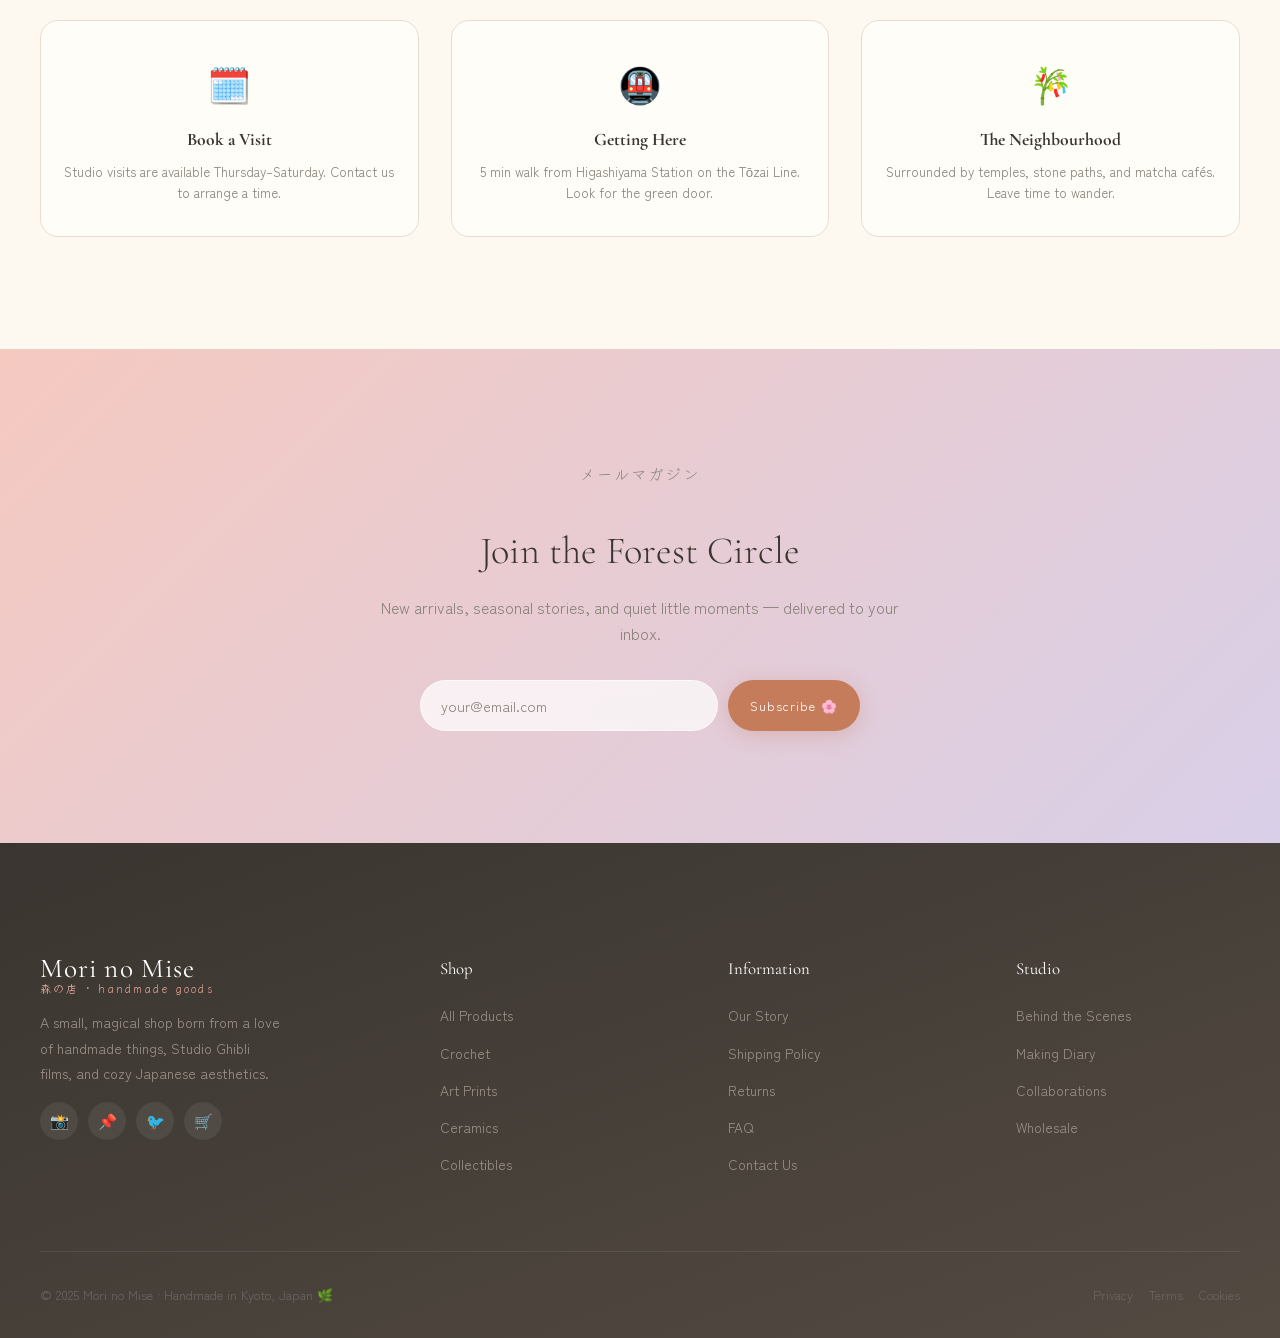
<file: contact.html>
<!DOCTYPE html>
<html lang="en">
<head>
  <meta charset="UTF-8" />
  <meta name="viewport" content="width=device-width, initial-scale=1.0" />
  <meta name="description" content="Get in touch with Mori no Mise — we'd love to hear from you about orders, collaborations, or just to say hello." />
  <title>Contact — Mori no Mise</title>
  <link rel="stylesheet" href="style.css" />
</head>
<body>

  <!-- ░░ ANNOUNCEMENT STRIP ░░ -->
  <div class="strip">
    🌿 Free shipping on orders over ¥5,000 &nbsp;·&nbsp; New arrivals every Sunday &nbsp;·&nbsp; Handmade with love 🌸
  </div>

  <!-- ░░░░░░░░░░░░░░░░░░░░░░░░░░░░░
       STICKY NAVIGATION HEADER
  ░░░░░░░░░░░░░░░░░░░░░░░░░░░░░ -->
  <header class="site-header">
    <nav class="nav-inner">
      <a href="index.html" class="nav-logo" aria-label="Mori no Mise Home">
        <span class="nav-logo-main">Mori no Mise</span>
        <span class="nav-logo-jp">森の店 · handmade goods</span>
      </a>
      <ul class="nav-links">
        <li><a href="index.html">Home</a></li>
        <li><a href="shop.html">Shop</a></li>
        <li><a href="about.html">Our Story</a></li>
        <li><a href="contact.html" class="active">Contact</a></li>
      </ul>
      <div class="nav-cart" aria-label="Shopping cart">
        🛒
        <span class="nav-cart-badge">3</span>
      </div>
      <div class="nav-toggle" aria-label="Menu">
        <span></span><span></span><span></span>
      </div>
    </nav>
  </header>


  <!-- ░░░░░░░░░░░░░░░░░░░░░░░░░░░░░
       CONTACT HERO
  ░░░░░░░░░░░░░░░░░░░░░░░░░░░░░ -->
  <section class="contact-hero" aria-label="Contact page header">
    <p class="label-accent">お問い合わせ · Get in Touch</p>
    <h1 class="display-title">Say Hello to the Forest 🌿</h1>
    <p style="margin-top:0.75rem; color:var(--warm-grey);">We read every message personally — please allow 1–2 days for a reply.</p>
  </section>


  <!-- ░░░░░░░░░░░░░░░░░░░░░░░░░░░░░
       CONTACT LAYOUT
  ░░░░░░░░░░░░░░░░░░░░░░░░░░░░░ -->
  <div class="contact-layout">

    <!-- ── LEFT: Contact Info ── -->
    <aside aria-label="Contact information">

      <p class="label-accent">連絡先情報</p>
      <h2 style="font-family:var(--font-display);font-size:clamp(1.6rem,2.5vw,2.4rem);font-weight:300;margin-bottom:1rem;line-height:1.2;">
        We'd love to hear<br>from you
      </h2>

      <p style="color:var(--warm-grey);line-height:1.9;font-size:0.97rem;margin-bottom:2rem;">
        Whether you have a question about an order, want to discuss a custom commission,
        are interested in wholesale, or simply want to share what Mori no Mise means to you —
        our inbox is always open.
      </p>

      <!-- Contact detail items -->
      <div class="contact-details">

        <div class="contact-detail-item">
          <div class="contact-detail-icon">📍</div>
          <div class="contact-detail-text">
            <strong>Studio Address</strong>
            <span>Higashiyama-ku, Kyoto 605-0862<br>Japan (visits by appointment only)</span>
          </div>
        </div>

        <div class="contact-detail-item">
          <div class="contact-detail-icon">✉️</div>
          <div class="contact-detail-text">
            <strong>Email</strong>
            <span>hello@morinomise.jp</span>
          </div>
        </div>

        <div class="contact-detail-item">
          <div class="contact-detail-icon">🕐</div>
          <div class="contact-detail-text">
            <strong>Reply Hours</strong>
            <span>Mon – Fri, 10:00 – 17:00 JST<br>(1–2 business days)</span>
          </div>
        </div>

        <div class="contact-detail-item">
          <div class="contact-detail-icon">🎁</div>
          <div class="contact-detail-text">
            <strong>Custom Orders</strong>
            <span>We welcome commissions! Please mention "custom" in your subject line.</span>
          </div>
        </div>

      </div><!-- /.contact-details -->

      <!-- Social links -->
      <div style="margin-top:2rem;">
        <p class="label-accent" style="margin-bottom:0.75rem;">Find us here</p>
        <div class="social-links">
          <a href="#" class="social-link" aria-label="Instagram">📸</a>
          <a href="#" class="social-link" aria-label="Pinterest">📌</a>
          <a href="#" class="social-link" aria-label="Twitter">🐦</a>
          <a href="#" class="social-link" aria-label="Etsy">🛒</a>
          <a href="#" class="social-link" aria-label="YouTube">▶️</a>
        </div>
      </div>

    </aside><!-- /.contact-info -->


    <!-- ── RIGHT: Contact Form ── -->
    <main aria-label="Contact form">

      <div class="contact-form-card">

        <p class="label-accent">メッセージを送る</p>
        <h3>Send us a message</h3>

        <!-- Note: form has no action in this static demo -->
        <form action="#" method="post" novalidate>

          <!-- Name + Email row -->
          <div class="form-row">
            <div class="form-group">
              <label class="form-label" for="contact-name">Your Name *</label>
              <input
                class="form-input"
                type="text"
                id="contact-name"
                name="name"
                placeholder="Hana Tanaka"
                required
                autocomplete="name"
              />
            </div>
            <div class="form-group">
              <label class="form-label" for="contact-email">Email Address *</label>
              <input
                class="form-input"
                type="email"
                id="contact-email"
                name="email"
                placeholder="hello@email.com"
                required
                autocomplete="email"
              />
            </div>
          </div>

          <!-- Subject select -->
          <div class="form-group">
            <label class="form-label" for="contact-subject">Subject</label>
            <select class="form-select" id="contact-subject" name="subject">
              <option value="" disabled selected>Select a topic…</option>
              <option value="order">Order Enquiry</option>
              <option value="custom">Custom / Commission</option>
              <option value="wholesale">Wholesale</option>
              <option value="collab">Collaboration</option>
              <option value="press">Press / Media</option>
              <option value="other">Just Saying Hello 🌸</option>
            </select>
          </div>

          <!-- Order number (optional) -->
          <div class="form-group">
            <label class="form-label" for="contact-order">Order Number <span style="color:var(--warm-grey);">(optional)</span></label>
            <input
              class="form-input"
              type="text"
              id="contact-order"
              name="order_number"
              placeholder="MNM-2025-XXXXX"
            />
          </div>

          <!-- Message textarea -->
          <div class="form-group">
            <label class="form-label" for="contact-message">Your Message *</label>
            <textarea
              class="form-textarea"
              id="contact-message"
              name="message"
              placeholder="Tell us what's on your mind — we love hearing from you. If this is a custom order request, please include as many details as you'd like: size, colours, characters, intended use…"
              required
            ></textarea>
          </div>

          <!-- How did you hear about us -->
          <div class="form-group">
            <label class="form-label" for="contact-source">How did you find us?</label>
            <select class="form-select" id="contact-source" name="source">
              <option value="" disabled selected>Choose one…</option>
              <option>Instagram</option>
              <option>Pinterest</option>
              <option>Etsy</option>
              <option>A friend recommended me</option>
              <option>Google Search</option>
              <option>I've been a customer for a while!</option>
              <option>Other</option>
            </select>
          </div>

          <!-- Newsletter opt-in -->
          <div class="form-group" style="margin-top:1.2rem;">
            <label class="filter-label" style="font-size:0.85rem;color:var(--charcoal);">
              <input type="checkbox" name="newsletter" />
              Subscribe me to the Forest Circle newsletter 🌸
            </label>
          </div>

          <!-- Submit -->
          <button type="submit" class="btn btn-primary btn-submit">
            Send Your Message ✦
          </button>

          <p style="font-size:0.78rem;color:var(--warm-grey);margin-top:1rem;text-align:center;line-height:1.6;">
            Your details are kept private and never shared. ·
            <a href="#" style="color:var(--sienna);">Privacy Policy</a>
          </p>

        </form>

      </div><!-- /.contact-form-card -->

    </main>

  </div><!-- /.contact-layout -->


  <!-- ░░░░░░░░░░░░░░░░░░░░░░░░░░░░░
       FAQ ACCORDION (CSS only)
  ░░░░░░░░░░░░░░░░░░░░░░░░░░░░░ -->
  <section class="section section-alt" aria-labelledby="faq-heading">
    <div class="section-inner">

      <header class="section-header">
        <p class="label-accent">よくある質問</p>
        <h2 id="faq-heading" class="section-title">Frequently Asked Questions</h2>
      </header>

      <!-- CSS-only accordion using checkbox hack -->
      <div style="max-width:720px;margin:0 auto;" role="list">

        <!-- FAQ Item 1 -->
        <div style="border:1px solid var(--border);border-radius:var(--radius-md);margin-bottom:10px;overflow:hidden;" role="listitem">
          <input type="checkbox" id="faq1" style="display:none;" />
          <label for="faq1" style="display:flex;justify-content:space-between;align-items:center;padding:18px 20px;cursor:pointer;font-family:var(--font-display);font-size:1.05rem;background:var(--warm-white);user-select:none;">
            Do you ship internationally?
            <span style="font-size:1.2rem;color:var(--sienna);">+</span>
          </label>
          <div style="max-height:0;overflow:hidden;transition:max-height 0.3s ease;background:var(--cream);padding:0 20px;">
            <p style="padding:16px 0;font-size:0.92rem;color:var(--warm-grey);line-height:1.8;">
              Yes! We ship worldwide from Kyoto. Shipping times vary: Japan 2–4 days, Asia 5–10 days, Europe/USA 10–18 days. We use eco-friendly packaging and ship with Japan Post and DHL depending on destination.
            </p>
          </div>
        </div>

        <!-- FAQ Item 2 -->
        <div style="border:1px solid var(--border);border-radius:var(--radius-md);margin-bottom:10px;overflow:hidden;" role="listitem">
          <input type="checkbox" id="faq2" style="display:none;" />
          <label for="faq2" style="display:flex;justify-content:space-between;align-items:center;padding:18px 20px;cursor:pointer;font-family:var(--font-display);font-size:1.05rem;background:var(--warm-white);user-select:none;">
            Can I request a custom order?
            <span style="font-size:1.2rem;color:var(--sienna);">+</span>
          </label>
          <div style="max-height:0;overflow:hidden;transition:max-height 0.3s ease;background:var(--cream);padding:0 20px;">
            <p style="padding:16px 0;font-size:0.92rem;color:var(--warm-grey);line-height:1.8;">
              Absolutely! Custom crochet plushies, personalised art prints, and commissioned ceramics are all possible. Use the contact form above with "custom" in the subject line, and describe your dream piece in as much detail as you like. Custom orders typically take 4–8 weeks.
            </p>
          </div>
        </div>

        <!-- FAQ Item 3 -->
        <div style="border:1px solid var(--border);border-radius:var(--radius-md);margin-bottom:10px;overflow:hidden;" role="listitem">
          <input type="checkbox" id="faq3" style="display:none;" />
          <label for="faq3" style="display:flex;justify-content:space-between;align-items:center;padding:18px 20px;cursor:pointer;font-family:var(--font-display);font-size:1.05rem;background:var(--warm-white);user-select:none;">
            How do you care for crochet items?
            <span style="font-size:1.2rem;color:var(--sienna);">+</span>
          </label>
          <div style="max-height:0;overflow:hidden;transition:max-height 0.3s ease;background:var(--cream);padding:0 20px;">
            <p style="padding:16px 0;font-size:0.92rem;color:var(--warm-grey);line-height:1.8;">
              All crochet items come with a care card. Generally: gentle hand-wash in cool water, no wringing, reshape and air dry flat. Avoid prolonged direct sunlight to preserve the colours. With gentle care your plushie friend will last many, many years.
            </p>
          </div>
        </div>

        <!-- FAQ Item 4 -->
        <div style="border:1px solid var(--border);border-radius:var(--radius-md);margin-bottom:10px;overflow:hidden;" role="listitem">
          <input type="checkbox" id="faq4" style="display:none;" />
          <label for="faq4" style="display:flex;justify-content:space-between;align-items:center;padding:18px 20px;cursor:pointer;font-family:var(--font-display);font-size:1.05rem;background:var(--warm-white);user-select:none;">
            Do you offer returns or exchanges?
            <span style="font-size:1.2rem;color:var(--sienna);">+</span>
          </label>
          <div style="max-height:0;overflow:hidden;transition:max-height 0.3s ease;background:var(--cream);padding:0 20px;">
            <p style="padding:16px 0;font-size:0.92rem;color:var(--warm-grey);line-height:1.8;">
              Because every item is handmade and unique, we can't accept returns unless an item arrives damaged. If anything arrives in less than perfect condition, please photograph it and contact us within 7 days — we will always make it right. Custom orders are non-refundable once work has begun.
            </p>
          </div>
        </div>

        <!-- FAQ Item 5 -->
        <div style="border:1px solid var(--border);border-radius:var(--radius-md);margin-bottom:10px;overflow:hidden;" role="listitem">
          <input type="checkbox" id="faq5" style="display:none;" />
          <label for="faq5" style="display:flex;justify-content:space-between;align-items:center;padding:18px 20px;cursor:pointer;font-family:var(--font-display);font-size:1.05rem;background:var(--warm-white);user-select:none;">
            Are your items safe for children?
            <span style="font-size:1.2rem;color:var(--sienna);">+</span>
          </label>
          <div style="max-height:0;overflow:hidden;transition:max-height 0.3s ease;background:var(--cream);padding:0 20px;">
            <p style="padding:16px 0;font-size:0.92rem;color:var(--warm-grey);line-height:1.8;">
              Our crochet plushies use safety eyes and non-toxic fibres, but they are designed as collectibles for ages 3 and up. Ceramics and art prints are for adults and older children only. If you're unsure, just ask — we're happy to advise on which pieces are best for little ones.
            </p>
          </div>
        </div>

      </div><!-- /.faq accordion -->

    </div>
  </section>


  <!-- ░░░░░░░░░░░░░░░░░░░░░░░░░░░░░
       MAP / LOCATION AESTHETIC BLOCK
  ░░░░░░░░░░░░░░░░░░░░░░░░░░░░░ -->
  <section class="section" aria-label="Studio location">
    <div class="section-inner">

      <header class="section-header">
        <p class="label-accent">場所 · Location</p>
        <h2 class="section-title">Find the Forest</h2>
        <p>Our studio is in the Higashiyama district of Kyoto — open for visits by appointment.</p>
      </header>

      <!-- Decorative map placeholder -->
      <div style="border-radius:var(--radius-lg);overflow:hidden;aspect-ratio:21/9;background:linear-gradient(135deg,#e8d5ca,#c5dde8,#b5c9b0);position:relative;border:1px solid var(--border);">
        <img src="images/map.jpg" alt="Studio location in Higashiyama, Kyoto" style="width:100%;height:100%;object-fit:cover;" loading="lazy" />
        <!-- Map pin overlay -->
        <div style="position:absolute;top:50%;left:50%;transform:translate(-50%,-60%);text-align:center;">
          <div style="background:rgba(253,248,240,0.95);backdrop-filter:blur(8px);border-radius:var(--radius-md);padding:14px 20px;border:1px solid var(--border);box-shadow:var(--shadow-card);">
            <div style="font-size:1.5rem;margin-bottom:4px;">📍</div>
            <p style="font-family:var(--font-display);font-size:1.1rem;color:var(--charcoal);">Mori no Mise Studio</p>
            <p style="font-size:0.78rem;color:var(--warm-grey);font-family:var(--font-accent);">Higashiyama-ku, Kyoto</p>
          </div>
        </div>
      </div>

      <!-- Info row below map -->
      <div class="features-row" style="margin-top:2rem;">
        <div class="feature-item">
          <span class="feature-icon">🗓️</span>
          <h3 class="feature-title">Book a Visit</h3>
          <p class="feature-desc">Studio visits are available Thursday–Saturday. Contact us to arrange a time.</p>
        </div>
        <div class="feature-item">
          <span class="feature-icon">🚇</span>
          <h3 class="feature-title">Getting Here</h3>
          <p class="feature-desc">5 min walk from Higashiyama Station on the Tōzai Line. Look for the green door.</p>
        </div>
        <div class="feature-item">
          <span class="feature-icon">🎋</span>
          <h3 class="feature-title">The Neighbourhood</h3>
          <p class="feature-desc">Surrounded by temples, stone paths, and matcha cafés. Leave time to wander.</p>
        </div>
      </div>

    </div>
  </section>


  <!-- ░░░░░░░░░░░░░░░░░░░░░░░░░░░░░
       NEWSLETTER SECTION
  ░░░░░░░░░░░░░░░░░░░░░░░░░░░░░ -->
  <section class="newsletter-section" aria-label="Newsletter signup">
    <div class="newsletter-inner">
      <p class="label-accent">メールマガジン</p>
      <h2>Join the Forest Circle</h2>
      <p>New arrivals, seasonal stories, and quiet little moments — delivered to your inbox.</p>
      <div class="newsletter-form">
        <input type="email" placeholder="your@email.com" aria-label="Email address" />
        <button type="button" class="btn btn-primary btn-sm">Subscribe 🌸</button>
      </div>
    </div>
  </section>


  <!-- ░░░░░░░░░░░░░░░░░░░░░░░░░░░░░
       SITE FOOTER
  ░░░░░░░░░░░░░░░░░░░░░░░░░░░░░ -->
  <footer class="site-footer" aria-label="Site footer">
    <div class="footer-inner">
      <div class="footer-top">
        <div class="footer-brand">
          <div class="nav-logo">
            <span class="nav-logo-main">Mori no Mise</span>
            <span class="nav-logo-jp">森の店 · handmade goods</span>
          </div>
          <p>A small, magical shop born from a love of handmade things, Studio Ghibli films, and cozy Japanese aesthetics.</p>
          <div class="footer-social">
            <a href="#" aria-label="Instagram">📸</a>
            <a href="#" aria-label="Pinterest">📌</a>
            <a href="#" aria-label="Twitter">🐦</a>
            <a href="#" aria-label="Etsy">🛒</a>
          </div>
        </div>
        <div class="footer-col">
          <h4>Shop</h4>
          <ul>
            <li><a href="shop.html">All Products</a></li>
            <li><a href="shop.html">Crochet</a></li>
            <li><a href="shop.html">Art Prints</a></li>
            <li><a href="shop.html">Ceramics</a></li>
            <li><a href="shop.html">Collectibles</a></li>
          </ul>
        </div>
        <div class="footer-col">
          <h4>Information</h4>
          <ul>
            <li><a href="about.html">Our Story</a></li>
            <li><a href="#">Shipping Policy</a></li>
            <li><a href="#">Returns</a></li>
            <li><a href="#">FAQ</a></li>
            <li><a href="contact.html">Contact Us</a></li>
          </ul>
        </div>
        <div class="footer-col">
          <h4>Studio</h4>
          <ul>
            <li><a href="#">Behind the Scenes</a></li>
            <li><a href="#">Making Diary</a></li>
            <li><a href="#">Collaborations</a></li>
            <li><a href="#">Wholesale</a></li>
          </ul>
        </div>
      </div>
      <div class="footer-bottom">
        <p>© 2025 Mori no Mise · Handmade in Kyoto, Japan 🌿</p>
        <div class="footer-bottom-links">
          <a href="#">Privacy</a>
          <a href="#">Terms</a>
          <a href="#">Cookies</a>
        </div>
      </div>
    </div>
  </footer>

</body>
</html>
</file>
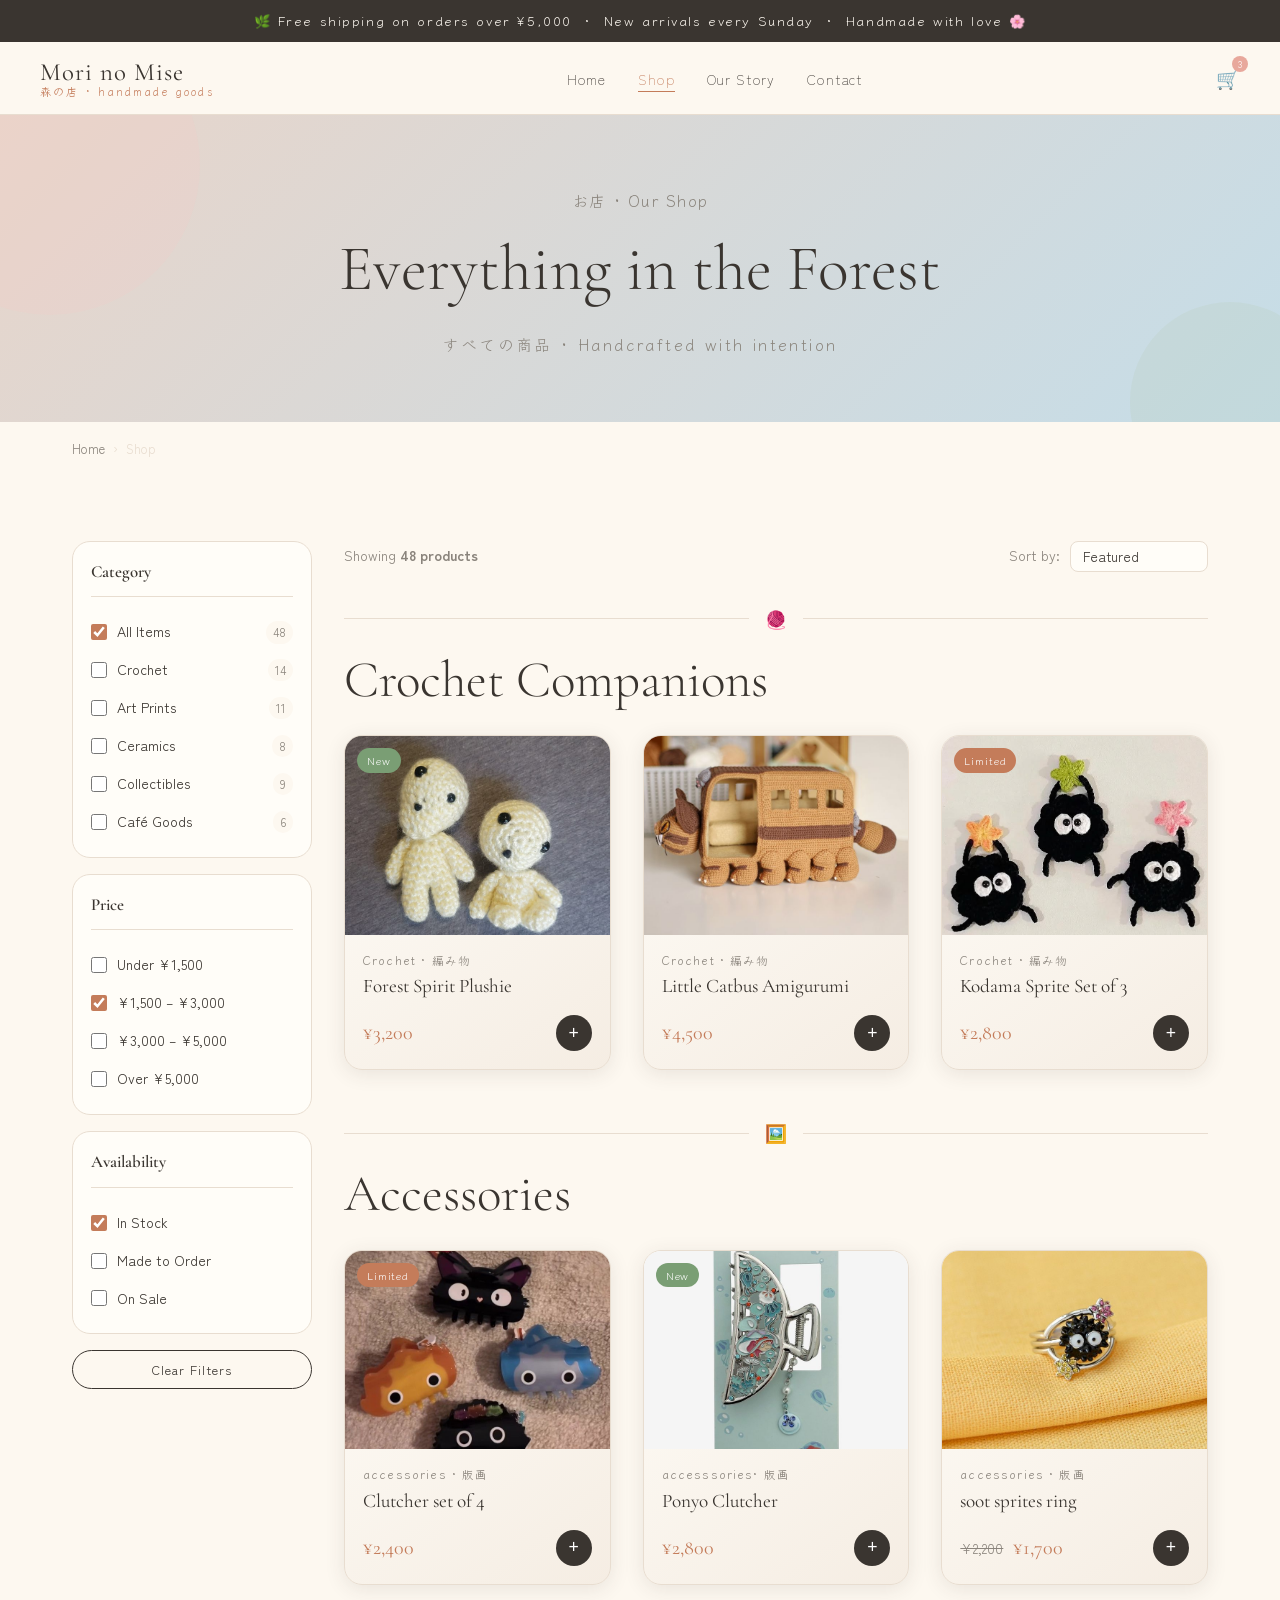
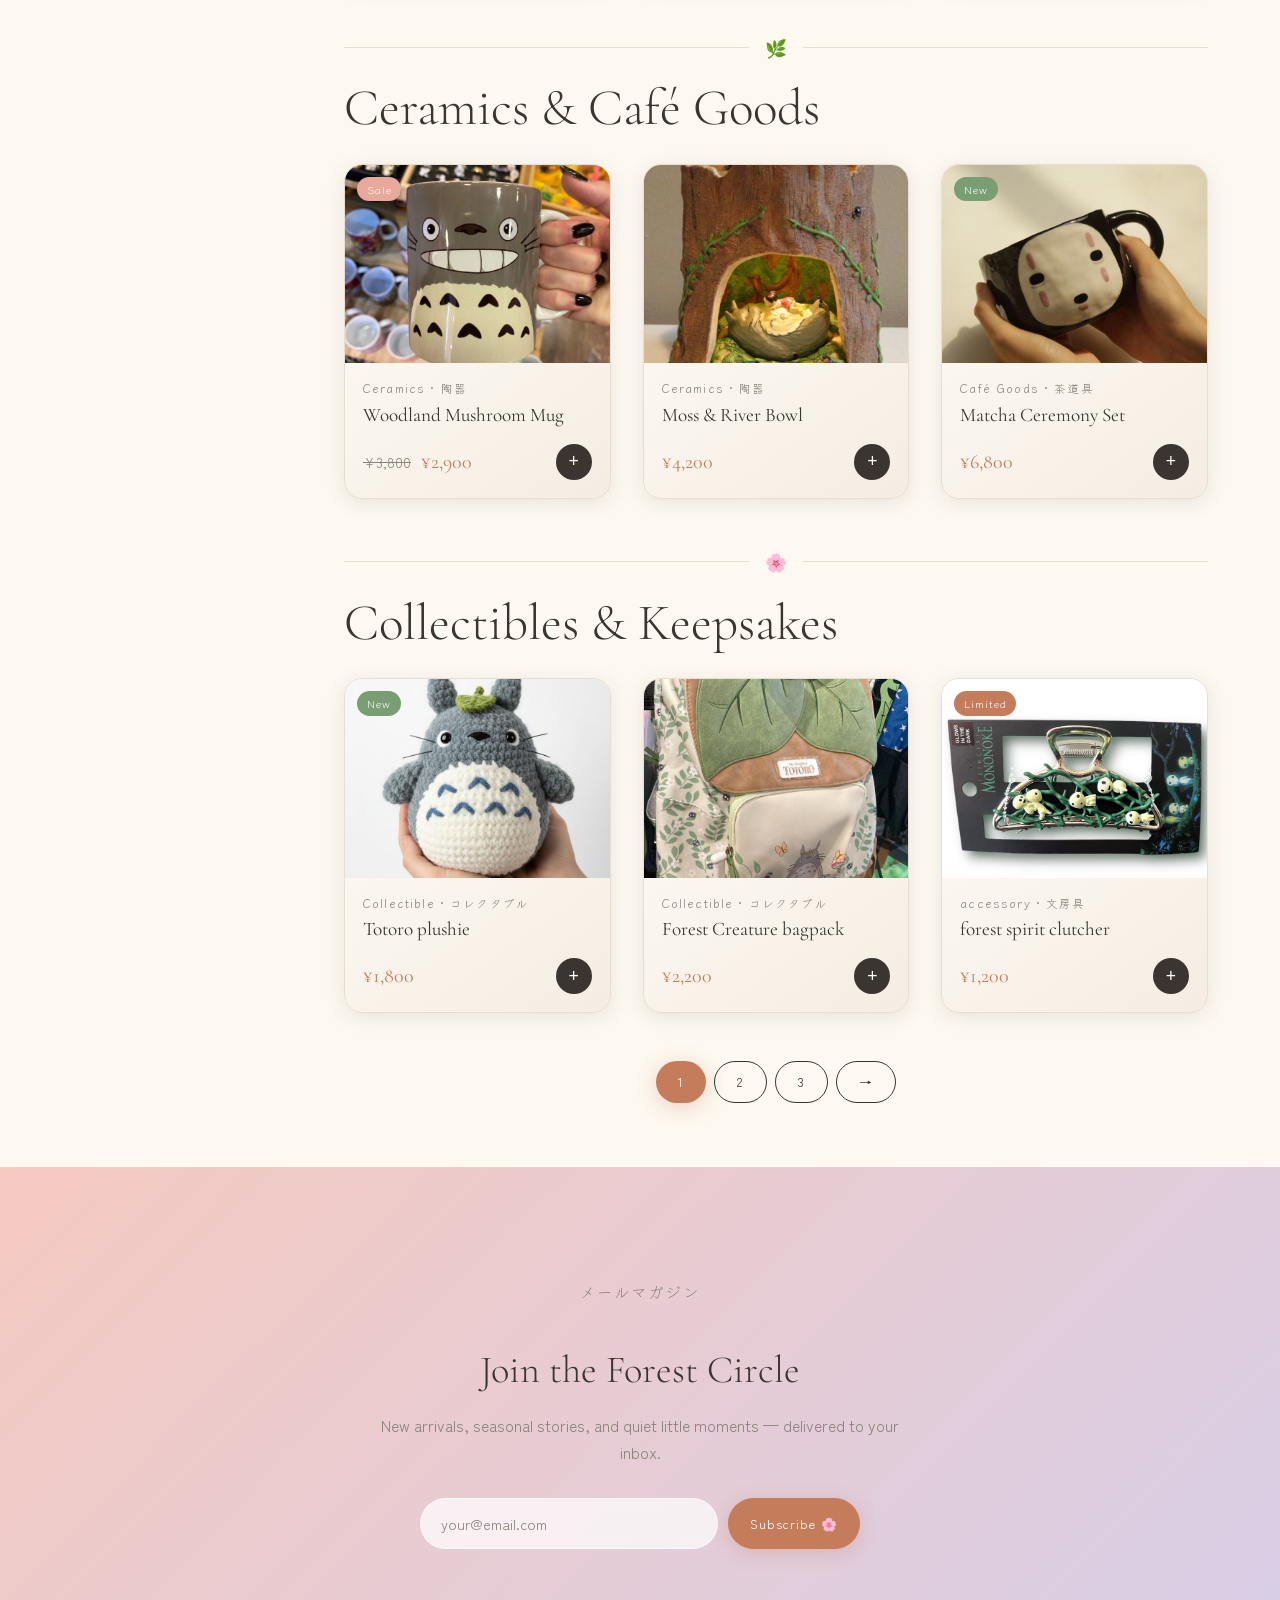
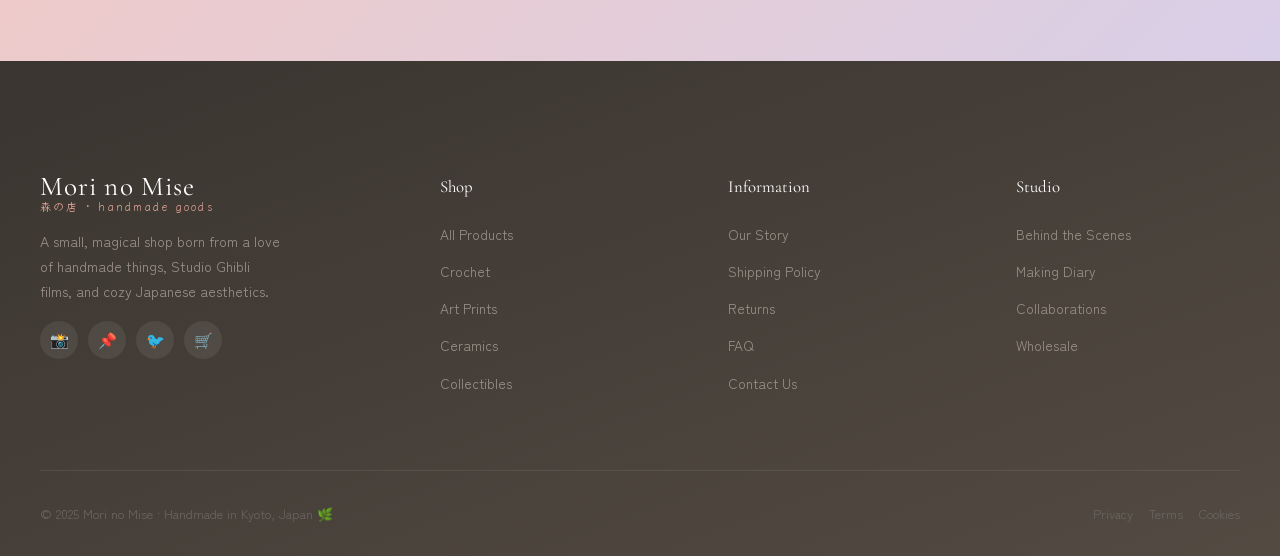
<file: shop.html>
<!DOCTYPE html>
<html lang="en">
<head>
  <meta charset="UTF-8" />
  <meta name="viewport" content="width=device-width, initial-scale=1.0" />
  <meta name="description" content="Shop handmade Ghibli inspired goods — crochet, art prints, ceramics & collectibles at Mori no Mise." />
  <title>Shop — Mori no Mise</title>
  <link rel="stylesheet" href="style.css" />
</head>
<body>

  <!-- ░░ ANNOUNCEMENT STRIP ░░ -->
  <div class="strip">
    🌿 Free shipping on orders over ¥5,000 &nbsp;·&nbsp; New arrivals every Sunday &nbsp;·&nbsp; Handmade with love 🌸
  </div>

  <!-- ░░░░░░░░░░░░░░░░░░░░░░░░░░░░░
       STICKY NAVIGATION HEADER
  ░░░░░░░░░░░░░░░░░░░░░░░░░░░░░ -->
  <header class="site-header">
    <nav class="nav-inner">
      <a href="index.html" class="nav-logo" aria-label="Mori no Mise Home">
        <span class="nav-logo-main">Mori no Mise</span>
        <span class="nav-logo-jp">森の店 · handmade goods</span>
      </a>
      <ul class="nav-links">
        <li><a href="index.html">Home</a></li>
        <li><a href="shop.html" class="active">Shop</a></li>
        <li><a href="about.html">Our Story</a></li>
        <li><a href="contact.html">Contact</a></li>
      </ul>
      <div class="nav-cart" aria-label="Shopping cart">
        🛒
        <span class="nav-cart-badge">3</span>
      </div>
      <div class="nav-toggle" aria-label="Menu">
        <span></span><span></span><span></span>
      </div>
    </nav>
  </header>


  <!-- ░░░░░░░░░░░░░░░░░░░░░░░░░░░░░
       SHOP HERO BANNER
  ░░░░░░░░░░░░░░░░░░░░░░░░░░░░░ -->
  <section class="shop-hero" aria-label="Shop header">
    <div class="shop-hero-inner">
      <p class="label-accent">お店 · Our Shop</p>
      <h1>Everything in the Forest</h1>
      <p class="section-jp">すべての商品 · Handcrafted with intention</p>
    </div>
  </section>

  <!-- Breadcrumb -->
  <div class="breadcrumb" aria-label="Breadcrumb">
    <a href="index.html">Home</a>
    <span>›</span>
    <span>Shop</span>
  </div>


  <!-- ░░░░░░░░░░░░░░░░░░░░░░░░░░░░░
       SHOP LAYOUT: SIDEBAR + GRID
  ░░░░░░░░░░░░░░░░░░░░░░░░░░░░░ -->
  <div class="shop-layout">

    <!-- ── FILTER SIDEBAR ── -->
    <aside class="shop-sidebar" aria-label="Shop filters">

      <!-- Category filter -->
      <div class="sidebar-block">
        <h3 class="sidebar-title">Category</h3>
        <label class="filter-label">
          <input type="checkbox" checked /> All Items
          <span class="filter-count">48</span>
        </label>
        <label class="filter-label">
          <input type="checkbox" /> Crochet
          <span class="filter-count">14</span>
        </label>
        <label class="filter-label">
          <input type="checkbox" /> Art Prints
          <span class="filter-count">11</span>
        </label>
        <label class="filter-label">
          <input type="checkbox" /> Ceramics
          <span class="filter-count">8</span>
        </label>
        <label class="filter-label">
          <input type="checkbox" /> Collectibles
          <span class="filter-count">9</span>
        </label>
        <label class="filter-label">
          <input type="checkbox" /> Café Goods
          <span class="filter-count">6</span>
        </label>
      </div>

      <!-- Price filter -->
      <div class="sidebar-block">
        <h3 class="sidebar-title">Price</h3>
        <label class="filter-label">
          <input type="checkbox" /> Under ¥1,500
        </label>
        <label class="filter-label">
          <input type="checkbox" checked /> ¥1,500 – ¥3,000
        </label>
        <label class="filter-label">
          <input type="checkbox" /> ¥3,000 – ¥5,000
        </label>
        <label class="filter-label">
          <input type="checkbox" /> Over ¥5,000
        </label>
      </div>

      <!-- Availability filter -->
      <div class="sidebar-block">
        <h3 class="sidebar-title">Availability</h3>
        <label class="filter-label">
          <input type="checkbox" checked /> In Stock
        </label>
        <label class="filter-label">
          <input type="checkbox" /> Made to Order
        </label>
        <label class="filter-label">
          <input type="checkbox" /> On Sale
        </label>
      </div>

      <!-- Clear filters button -->
      <button type="button" class="btn btn-outline btn-sm" style="width:100%; justify-content:center;">
        Clear Filters
      </button>

    </aside><!-- /.shop-sidebar -->


    <!-- ── PRODUCTS MAIN AREA ── -->
    <main aria-label="Product listings">

      <!-- Sort / results topbar -->
      <div class="shop-topbar">
        <p class="shop-result-count">Showing <strong>48 products</strong></p>
        <div class="shop-sort">
          <label for="sort-select">Sort by:</label>
          <select id="sort-select">
            <option>Featured</option>
            <option>Price: Low to High</option>
            <option>Price: High to Low</option>
            <option>Newest First</option>
          </select>
        </div>
      </div>

      <!-- ── CROCHET SECTION ── -->
      <section aria-labelledby="section-crochet">
        <div class="divider">
          <span>🧶</span>
        </div>
        <h2 id="section-crochet" class="section-title" style="margin-bottom:1.5rem;">Crochet Companions</h2>

        <div class="products-grid">

          <article class="product-card">
            <div class="product-card-image">
              <img src="images/product1.jpg" alt="Forest Spirit Plushie" loading="lazy" />
              <span class="product-badge product-badge-new">New</span>
              <span class="product-card-heart">🤍</span>
            </div>
            <div class="product-card-body">
              <p class="product-card-category">Crochet · 編み物</p>
              <h3 class="product-card-name">Forest Spirit Plushie</h3>
              <div class="product-card-footer">
                <span class="product-price">¥3,200</span>
                <button class="btn-add" aria-label="Add to cart">+</button>
              </div>
            </div>
          </article>

          <article class="product-card">
            <div class="product-card-image">
              <img src="images/product5.jpg" alt="Catbus Mini Crochet" loading="lazy" />
              <span class="product-card-heart">🤍</span>
            </div>
            <div class="product-card-body">
              <p class="product-card-category">Crochet · 編み物</p>
              <h3 class="product-card-name">Little Catbus Amigurumi</h3>
              <div class="product-card-footer">
                <span class="product-price">¥4,500</span>
                <button class="btn-add" aria-label="Add to cart">+</button>
              </div>
            </div>
          </article>

          <article class="product-card">
            <div class="product-card-image">
              <img src="images/product6.jpg" alt="Kodama Sprite Set" loading="lazy" />
              <span class="product-badge">Limited</span>
              <span class="product-card-heart">🤍</span>
            </div>
            <div class="product-card-body">
              <p class="product-card-category">Crochet · 編み物</p>
              <h3 class="product-card-name">Kodama Sprite Set of 3</h3>
              <div class="product-card-footer">
                <span class="product-price">¥2,800</span>
                <button class="btn-add" aria-label="Add to cart">+</button>
              </div>
            </div>
          </article>

        </div>
      </section>

      <!-- ── Accessories SECTION ── -->
      <section aria-labelledby="section-prints" style="margin-top:3rem;">
        <div class="divider"><span>🖼️</span></div>
        <h2 id="section-prints" class="section-title" style="margin-bottom:1.5rem;">Accessories</h2>

        <div class="products-grid">

          <article class="product-card">
            <div class="product-card-image">
              <img src="images/product2.jpg" alt="clutcher set" loading="lazy" />
              <span class="product-badge">Limited</span>
              <span class="product-card-heart">🤍</span>
            </div>
            <div class="product-card-body">
              <p class="product-card-category">accessories · 版画</p>
              <h3 class="product-card-name">Clutcher set of 4</h3>
              <div class="product-card-footer">
                <span class="product-price">¥2,400</span>
                <button class="btn-add" aria-label="Add to cart">+</button>
              </div>
            </div>
          </article>

          <article class="product-card">
            <div class="product-card-image">
              <img src="images/product7.jpg" alt="Ponyo clutcher" loading="lazy" />
              <span class="product-badge product-badge-new">New</span>
              <span class="product-card-heart">🤍</span>
            </div>
            <div class="product-card-body">
              <p class="product-card-category">accesssories· 版画</p>
              <h3 class="product-card-name">Ponyo Clutcher</h3>
              <div class="product-card-footer">
                <span class="product-price">¥2,800</span>
                <button class="btn-add" aria-label="Add to cart">+</button>
              </div>
            </div>
          </article>

          <article class="product-card">
            <div class="product-card-image">
              <img src="images/product8.jpg" alt="soot sprites ring" loading="lazy" />
              <span class="product-card-heart">🤍</span>
            </div>
            <div class="product-card-body">
              <p class="product-card-category">accessories · 版画</p>
              <h3 class="product-card-name">soot sprites ring</h3>
              <div class="product-card-footer">
                <div>
                  <span class="product-price-old">¥2,200</span>
                  <span class="product-price">¥1,700</span>
                </div>
                <button class="btn-add" aria-label="Add to cart">+</button>
              </div>
            </div>
          </article>

        </div>
      </section>

      <!-- ── CERAMICS SECTION ── -->
      <section aria-labelledby="section-ceramics" style="margin-top:3rem;">
        <div class="divider"><span>🌿</span></div>
        <h2 id="section-ceramics" class="section-title" style="margin-bottom:1.5rem;">Ceramics &amp; Café Goods</h2>

        <div class="products-grid">

          <article class="product-card">
            <div class="product-card-image">
              <img src="images/product3.jpg" alt="Woodland Mushroom Mug" loading="lazy" />
              <span class="product-badge product-badge-sale">Sale</span>
              <span class="product-card-heart">🤍</span>
            </div>
            <div class="product-card-body">
              <p class="product-card-category">Ceramics · 陶器</p>
              <h3 class="product-card-name">Woodland Mushroom Mug</h3>
              <div class="product-card-footer">
                <div>
                  <span class="product-price-old">¥3,800</span>
                  <span class="product-price">¥2,900</span>
                </div>
                <button class="btn-add" aria-label="Add to cart">+</button>
              </div>
            </div>
          </article>

          <article class="product-card">
            <div class="product-card-image">
              <img src="images/product9.jpg" alt="Moss Ceramic Bowl" loading="lazy" />
              <span class="product-card-heart">🤍</span>
            </div>
            <div class="product-card-body">
              <p class="product-card-category">Ceramics · 陶器</p>
              <h3 class="product-card-name">Moss &amp; River Bowl</h3>
              <div class="product-card-footer">
                <span class="product-price">¥4,200</span>
                <button class="btn-add" aria-label="Add to cart">+</button>
              </div>
            </div>
          </article>

          <article class="product-card">
            <div class="product-card-image">
              <img src="images/product10.jpg" alt="Matcha Ceremony Set" loading="lazy" />
              <span class="product-badge product-badge-new">New</span>
              <span class="product-card-heart">🤍</span>
            </div>
            <div class="product-card-body">
              <p class="product-card-category">Café Goods · 茶道具</p>
              <h3 class="product-card-name">Matcha Ceremony Set</h3>
              <div class="product-card-footer">
                <span class="product-price">¥6,800</span>
                <button class="btn-add" aria-label="Add to cart">+</button>
              </div>
            </div>
          </article>

        </div>
      </section>

      <!-- ── COLLECTIBLES SECTION ── -->
      <section aria-labelledby="section-collectibles" style="margin-top:3rem;">
        <div class="divider"><span>🌸</span></div>
        <h2 id="section-collectibles" class="section-title" style="margin-bottom:1.5rem;">Collectibles &amp; Keepsakes</h2>

        <div class="products-grid">

          <article class="product-card">
            <div class="product-card-image">
              <img src="images/product4.jpg" alt="Totoro plushie" loading="lazy" />
              <span class="product-badge product-badge-new">New</span>
              <span class="product-card-heart">🤍</span>
            </div>
            <div class="product-card-body">
              <p class="product-card-category">Collectible · コレクタブル</p>
              <h3 class="product-card-name">Totoro plushie</h3>
              <div class="product-card-footer">
                <span class="product-price">¥1,800</span>
                <button class="btn-add" aria-label="Add to cart">+</button>
              </div>
            </div>
          </article>

          <article class="product-card">
            <div class="product-card-image">
              <img src="images/product11.jpg" alt="Forest Creature bagpack" loading="lazy" />
              <span class="product-card-heart">🤍</span>
            </div>
            <div class="product-card-body">
              <p class="product-card-category">Collectible · コレクタブル</p>
              <h3 class="product-card-name">Forest Creature bagpack</h3>
              <div class="product-card-footer">
                <span class="product-price">¥2,200</span>
                <button class="btn-add" aria-label="Add to cart">+</button>
              </div>
            </div>
          </article>

          <article class="product-card">
            <div class="product-card-image">
              <img src="images/product12.jpg" alt="forest spirit Clutcher" loading="lazy" />
              <span class="product-badge">Limited</span>
              <span class="product-card-heart">🤍</span>
            </div>
            <div class="product-card-body">
              <p class="product-card-category">accessory · 文房具</p>
              <h3 class="product-card-name">forest spirit clutcher</h3>
              <div class="product-card-footer">
                <span class="product-price">¥1,200</span>
                <button class="btn-add" aria-label="Add to cart">+</button>
              </div>
            </div>
          </article>

        </div>
      </section>

      <!-- Pagination -->
      <nav aria-label="Pagination" style="margin-top:3rem; display:flex; gap:8px; justify-content:center;">
        <a href="#" class="btn btn-primary btn-sm">1</a>
        <a href="#" class="btn btn-outline btn-sm">2</a>
        <a href="#" class="btn btn-outline btn-sm">3</a>
        <a href="#" class="btn btn-outline btn-sm">→</a>
      </nav>

    </main><!-- /.products-main -->

  </div><!-- /.shop-layout -->


  <!-- ░░░░░░░░░░░░░░░░░░░░░░░░░░░░░
       NEWSLETTER SECTION
  ░░░░░░░░░░░░░░░░░░░░░░░░░░░░░ -->
  <section class="newsletter-section" aria-label="Newsletter signup">
    <div class="newsletter-inner">
      <p class="label-accent">メールマガジン</p>
      <h2>Join the Forest Circle</h2>
      <p>New arrivals, seasonal stories, and quiet little moments — delivered to your inbox.</p>
      <div class="newsletter-form">
        <input type="email" placeholder="your@email.com" aria-label="Email address" />
        <button type="button" class="btn btn-primary btn-sm">Subscribe 🌸</button>
      </div>
    </div>
  </section>


  <!-- ░░░░░░░░░░░░░░░░░░░░░░░░░░░░░
       SITE FOOTER
  ░░░░░░░░░░░░░░░░░░░░░░░░░░░░░ -->
  <footer class="site-footer" aria-label="Site footer">
    <div class="footer-inner">
      <div class="footer-top">
        <div class="footer-brand">
          <div class="nav-logo">
            <span class="nav-logo-main">Mori no Mise</span>
            <span class="nav-logo-jp">森の店 · handmade goods</span>
          </div>
          <p>A small, magical shop born from a love of handmade things, Studio Ghibli films, and cozy Japanese aesthetics.</p>
          <div class="footer-social">
            <a href="#" aria-label="Instagram">📸</a>
            <a href="#" aria-label="Pinterest">📌</a>
            <a href="#" aria-label="Twitter">🐦</a>
            <a href="#" aria-label="Etsy">🛒</a>
          </div>
        </div>
        <div class="footer-col">
          <h4>Shop</h4>
          <ul>
            <li><a href="shop.html">All Products</a></li>
            <li><a href="shop.html">Crochet</a></li>
            <li><a href="shop.html">Art Prints</a></li>
            <li><a href="shop.html">Ceramics</a></li>
            <li><a href="shop.html">Collectibles</a></li>
          </ul>
        </div>
        <div class="footer-col">
          <h4>Information</h4>
          <ul>
            <li><a href="about.html">Our Story</a></li>
            <li><a href="#">Shipping Policy</a></li>
            <li><a href="#">Returns</a></li>
            <li><a href="#">FAQ</a></li>
            <li><a href="contact.html">Contact Us</a></li>
          </ul>
        </div>
        <div class="footer-col">
          <h4>Studio</h4>
          <ul>
            <li><a href="#">Behind the Scenes</a></li>
            <li><a href="#">Making Diary</a></li>
            <li><a href="#">Collaborations</a></li>
            <li><a href="#">Wholesale</a></li>
          </ul>
        </div>
      </div>
      <div class="footer-bottom">
        <p>© 2025 Mori no Mise · Handmade in Kyoto, Japan 🌿</p>
        <div class="footer-bottom-links">
          <a href="#">Privacy</a>
          <a href="#">Terms</a>
          <a href="#">Cookies</a>
        </div>
      </div>
    </div>
  </footer>

</body>
</html>
</file>
<file: style.css>
/* ============================================================
   MORI NO MISE — Studio Ghibli Inspired Handmade Shop
   style.css — Main Stylesheet
   ============================================================ */

/* ── Google Fonts ── */
@import url('https://fonts.googleapis.com/css2?family=Cormorant+Garamond:ital,wght@0,300;0,400;0,600;1,300;1,400&family=Zen+Kaku+Gothic+New:wght@300;400;700&family=Klee+One&display=swap');

/* ══════════════════════════════════════════════
   CSS CUSTOM PROPERTIES (Design Tokens)
══════════════════════════════════════════════ */
:root {
  /* Pastel palette inspired by Ghibli watercolours */
  --cream:       #fdf8f0;
  --warm-white:  #fffdf8;
  --blush:       #f5c9c0;
  --dusty-rose:  #e8a89c;
  --sage:        #b5c9b0;
  --sage-dark:   #7a9e74;
  --sky:         #c5dde8;
  --sky-dark:    #8ab4c8;
  --lavender:    #d8cfe8;
  --honey:       #f0d998;
  --sienna:      #c47c5a;
  --charcoal:    #3a3530;
  --warm-grey:   #8a847c;
  --border:      #e8ddd0;

  /* Gradients */
  --grad-hero:   linear-gradient(160deg, #f7f0e6 0%, #e8d5ca 40%, #c5dde8 100%);
  --grad-section: linear-gradient(180deg, #fdf8f0 0%, #f0e8de 100%);
  --grad-card:   linear-gradient(145deg, #fffdf8 0%, #f5ede3 100%);
  --grad-footer: linear-gradient(160deg, #3a3530 0%, #534a42 100%);

  /* Typography */
  --font-display: 'Cormorant Garamond', Georgia, serif;
  --font-body:    'Zen Kaku Gothic New', sans-serif;
  --font-accent:  'Klee One', cursive;

  /* Spacing */
  --space-xs:  0.5rem;
  --space-sm:  1rem;
  --space-md:  2rem;
  --space-lg:  4rem;
  --space-xl:  7rem;

  /* Effects */
  --radius-sm:  8px;
  --radius-md:  18px;
  --radius-lg:  32px;
  --shadow-soft: 0 8px 32px rgba(58,53,48,0.08);
  --shadow-card: 0 4px 20px rgba(58,53,48,0.10);
  --shadow-hover: 0 16px 48px rgba(58,53,48,0.16);
  --transition:  all 0.38s cubic-bezier(0.4, 0, 0.2, 1);
}

/* ══════════════════════════════════════════════
   RESET & BASE
══════════════════════════════════════════════ */
*, *::before, *::after {
  box-sizing: border-box;
  margin: 0;
  padding: 0;
}

html {
  scroll-behavior: smooth;
  font-size: 16px;
}

body {
  font-family: var(--font-body);
  background-color: var(--cream);
  color: var(--charcoal);
  line-height: 1.7;
  overflow-x: hidden;
}

img {
  width: 100%;
  height: 100%;
  object-fit: cover;
  display: block;
}

a {
  text-decoration: none;
  color: inherit;
}

ul { list-style: none; }

/* ══════════════════════════════════════════════
   TYPOGRAPHY HELPERS
══════════════════════════════════════════════ */

/* Display / heading text */
.display-title {
  font-family: var(--font-display);
  font-weight: 300;
  line-height: 1.15;
  letter-spacing: 0.01em;
}

/* Soft hand-written accent label */
.label-accent {
  font-family: var(--font-accent);
  font-size: 0.95rem;
  color: var(--sienna);
  letter-spacing: 0.08em;
}

/* Section heading */
.section-title {
  font-family: var(--font-display);
  font-size: clamp(2rem, 4vw, 3.2rem);
  font-weight: 300;
  color: var(--charcoal);
  line-height: 1.2;
}

/* Decorative Japanese subtitle */
.section-jp {
  font-family: var(--font-accent);
  font-size: 0.85rem;
  color: var(--warm-grey);
  letter-spacing: 0.15em;
  margin-top: 0.3rem;
}

/* ══════════════════════════════════════════════
   DECORATIVE ELEMENTS
══════════════════════════════════════════════ */

/* Thin botanical divider line */
.divider {
  display: flex;
  align-items: center;
  gap: var(--space-sm);
  margin: var(--space-sm) 0;
}

.divider::before,
.divider::after {
  content: '';
  flex: 1;
  height: 1px;
  background: var(--border);
}

.divider span {
  font-family: var(--font-accent);
  font-size: 1.1rem;
  color: var(--dusty-rose);
}

/* Soft grain overlay on hero sections (pure CSS) */
.grain-overlay {
  position: relative;
}
.grain-overlay::after {
  content: '';
  position: absolute;
  inset: 0;
  background-image: url("data:image/svg+xml,%3Csvg viewBox='0 0 256 256' xmlns='http://www.w3.org/2000/svg'%3E%3Cfilter id='n'%3E%3CfeTurbulence type='fractalNoise' baseFrequency='0.9' numOctaves='4' stitchTiles='stitch'/%3E%3C/filter%3E%3Crect width='100%25' height='100%25' filter='url(%23n)' opacity='0.04'/%3E%3C/svg%3E");
  pointer-events: none;
  opacity: 0.6;
  z-index: 1;
}

/* ══════════════════════════════════════════════
   NAVIGATION / STICKY HEADER
══════════════════════════════════════════════ */
.site-header {
  position: sticky;
  top: 0;
  z-index: 100;
  background: rgba(253, 248, 240, 0.92);
  backdrop-filter: blur(12px);
  -webkit-backdrop-filter: blur(12px);
  border-bottom: 1px solid var(--border);
  padding: 0 var(--space-md);
}

.nav-inner {
  max-width: 1200px;
  margin: 0 auto;
  display: flex;
  align-items: center;
  justify-content: space-between;
  height: 72px;
}

/* Logo */
.nav-logo {
  display: flex;
  flex-direction: column;
  line-height: 1;
}

.nav-logo-main {
  font-family: var(--font-display);
  font-size: 1.55rem;
  font-weight: 400;
  color: var(--charcoal);
  letter-spacing: 0.04em;
}

.nav-logo-jp {
  font-family: var(--font-accent);
  font-size: 0.7rem;
  color: var(--sienna);
  letter-spacing: 0.2em;
  margin-top: 1px;
}

/* Nav links */
.nav-links {
  display: flex;
  align-items: center;
  gap: var(--space-md);
}

.nav-links a {
  font-family: var(--font-body);
  font-size: 0.88rem;
  font-weight: 300;
  color: var(--charcoal);
  letter-spacing: 0.06em;
  position: relative;
  padding-bottom: 3px;
  transition: var(--transition);
}

/* Underline animation */
.nav-links a::after {
  content: '';
  position: absolute;
  bottom: 0;
  left: 0;
  width: 0;
  height: 1px;
  background: var(--sienna);
  transition: width 0.3s ease;
}

.nav-links a:hover { color: var(--sienna); }
.nav-links a:hover::after { width: 100%; }
.nav-links a.active { color: var(--sienna); }
.nav-links a.active::after { width: 100%; }

/* Cart icon badge */
.nav-cart {
  position: relative;
  font-size: 1.2rem;
  cursor: pointer;
}

.nav-cart-badge {
  position: absolute;
  top: -6px;
  right: -8px;
  width: 16px;
  height: 16px;
  background: var(--dusty-rose);
  color: #fff;
  font-size: 0.6rem;
  border-radius: 50%;
  display: flex;
  align-items: center;
  justify-content: center;
  font-family: var(--font-body);
}

/* Mobile hamburger (CSS-only) */
.nav-toggle {
  display: none;
  flex-direction: column;
  gap: 5px;
  cursor: pointer;
  padding: 4px;
}

.nav-toggle span {
  display: block;
  width: 24px;
  height: 1.5px;
  background: var(--charcoal);
  transition: var(--transition);
}

/* ══════════════════════════════════════════════
   BUTTONS
══════════════════════════════════════════════ */

.btn {
  display: inline-flex;
  align-items: center;
  gap: 8px;
  padding: 13px 32px;
  border-radius: 50px;
  font-family: var(--font-body);
  font-size: 0.88rem;
  font-weight: 400;
  letter-spacing: 0.08em;
  cursor: pointer;
  border: none;
  transition: var(--transition);
}

/* Primary — warm terracotta */
.btn-primary {
  background: var(--sienna);
  color: #fff;
  box-shadow: 0 4px 20px rgba(196, 124, 90, 0.3);
}

.btn-primary:hover {
  background: #b06a4a;
  transform: translateY(-2px);
  box-shadow: 0 8px 28px rgba(196, 124, 90, 0.4);
}

/* Secondary — outlined */
.btn-outline {
  background: transparent;
  color: var(--charcoal);
  border: 1.5px solid var(--charcoal);
}

.btn-outline:hover {
  background: var(--charcoal);
  color: var(--cream);
  transform: translateY(-2px);
}

/* Ghost — soft blush */
.btn-ghost {
  background: var(--blush);
  color: var(--charcoal);
}

.btn-ghost:hover {
  background: var(--dusty-rose);
  color: #fff;
  transform: translateY(-2px);
}

/* Small button variant */
.btn-sm {
  padding: 9px 22px;
  font-size: 0.8rem;
}

/* ══════════════════════════════════════════════
   HERO SECTION (index.html)
══════════════════════════════════════════════ */
.hero {
  min-height: 92vh;
  display: grid;
  grid-template-columns: 1fr 1fr;
  position: relative;
  overflow: hidden;
  background: var(--grad-hero);
}

/* Left: text */
.hero-text {
  display: flex;
  flex-direction: column;
  justify-content: center;
  padding: var(--space-xl) var(--space-lg) var(--space-xl) var(--space-lg);
  position: relative;
  z-index: 2;
}

.hero-eyebrow {
  font-family: var(--font-accent);
  font-size: 0.9rem;
  color: var(--sienna);
  letter-spacing: 0.2em;
  margin-bottom: var(--space-sm);
  display: flex;
  align-items: center;
  gap: 10px;
}

.hero-eyebrow::before {
  content: '';
  display: inline-block;
  width: 32px;
  height: 1px;
  background: var(--sienna);
}

.hero-title {
  font-family: var(--font-display);
  font-size: clamp(2.8rem, 5.5vw, 5rem);
  font-weight: 300;
  line-height: 1.1;
  color: var(--charcoal);
  margin-bottom: var(--space-md);
}

.hero-title em {
  font-style: italic;
  color: var(--sienna);
}

.hero-desc {
  font-size: 1.05rem;
  color: var(--warm-grey);
  max-width: 380px;
  line-height: 1.8;
  margin-bottom: var(--space-md);
}

.hero-actions {
  display: flex;
  gap: var(--space-sm);
  flex-wrap: wrap;
}

/* Decorative floating petal shapes (CSS only) */
.hero-petal {
  position: absolute;
  border-radius: 50%;
  opacity: 0.15;
  animation: drift 6s ease-in-out infinite alternate;
}

.hero-petal-1 {
  width: 220px; height: 220px;
  background: var(--blush);
  top: -60px; left: -60px;
  animation-delay: 0s;
}

.hero-petal-2 {
  width: 140px; height: 140px;
  background: var(--sage);
  bottom: 80px; left: 120px;
  animation-delay: 1.5s;
}

.hero-petal-3 {
  width: 100px; height: 100px;
  background: var(--honey);
  top: 40%; left: 55%;
  animation-delay: 3s;
}

@keyframes drift {
  from { transform: translate(0, 0) rotate(0deg); }
  to   { transform: translate(12px, -18px) rotate(8deg); }
}

/* Right: hero image */
.hero-image {
  position: relative;
  overflow: hidden;
}

.hero-image img {
  width: 100%;
  height: 100%;
  object-fit: cover;
  object-position: center;
  transition: transform 8s ease;
}

.hero-image:hover img {
  transform: scale(1.04);
}

/* Soft vignette overlay on hero image */
.hero-image::before {
  content: '';
  position: absolute;
  inset: 0;
  background: linear-gradient(to right, var(--cream) 0%, transparent 30%);
  z-index: 1;
}

/* Floating tag on hero image */
.hero-tag {
  position: absolute;
  bottom: var(--space-md);
  right: var(--space-md);
  z-index: 2;
  background: rgba(253, 248, 240, 0.92);
  backdrop-filter: blur(8px);
  border-radius: var(--radius-md);
  padding: 14px 20px;
  box-shadow: var(--shadow-card);
  text-align: center;
  border: 1px solid var(--border);
}

.hero-tag-label {
  font-family: var(--font-accent);
  font-size: 0.7rem;
  color: var(--warm-grey);
  letter-spacing: 0.15em;
  display: block;
}

.hero-tag-value {
  font-family: var(--font-display);
  font-size: 1.3rem;
  color: var(--sienna);
}

/* ══════════════════════════════════════════════
   ANNOUNCEMENT STRIP
══════════════════════════════════════════════ */
.strip {
  background: var(--charcoal);
  color: var(--cream);
  text-align: center;
  padding: 10px;
  font-family: var(--font-accent);
  font-size: 0.82rem;
  letter-spacing: 0.12em;
}

/* ══════════════════════════════════════════════
   SECTION WRAPPERS
══════════════════════════════════════════════ */
.section {
  padding: var(--space-xl) var(--space-md);
}

.section-inner {
  max-width: 1200px;
  margin: 0 auto;
}

.section-header {
  text-align: center;
  margin-bottom: var(--space-lg);
}

.section-header p {
  color: var(--warm-grey);
  max-width: 480px;
  margin: var(--space-sm) auto 0;
  font-size: 0.98rem;
}

/* Alternate background for depth */
.section-alt {
  background: var(--grad-section);
}

/* ══════════════════════════════════════════════
   CATEGORY PILLS (homepage)
══════════════════════════════════════════════ */
.category-row {
  display: flex;
  gap: var(--space-sm);
  justify-content: center;
  flex-wrap: wrap;
  margin-bottom: var(--space-lg);
}

.category-pill {
  display: flex;
  flex-direction: column;
  align-items: center;
  gap: 8px;
  padding: var(--space-sm) var(--space-md);
  background: var(--warm-white);
  border: 1.5px solid var(--border);
  border-radius: var(--radius-lg);
  cursor: pointer;
  transition: var(--transition);
  min-width: 100px;
}

.category-pill:hover {
  background: var(--blush);
  border-color: var(--dusty-rose);
  transform: translateY(-4px);
  box-shadow: var(--shadow-card);
}

.category-pill-icon { font-size: 1.8rem; }

.category-pill-label {
  font-family: var(--font-accent);
  font-size: 0.78rem;
  color: var(--charcoal);
  letter-spacing: 0.06em;
}

/* ══════════════════════════════════════════════
   PRODUCT CARDS
══════════════════════════════════════════════ */
.products-grid {
  display: grid;
  grid-template-columns: repeat(auto-fill, minmax(260px, 1fr));
  gap: var(--space-md);
}

.product-card {
  background: var(--grad-card);
  border-radius: var(--radius-md);
  overflow: hidden;
  border: 1px solid var(--border);
  box-shadow: var(--shadow-card);
  transition: var(--transition);
  cursor: pointer;
}

.product-card:hover {
  transform: translateY(-8px);
  box-shadow: var(--shadow-hover);
}

/* Image container with fixed aspect ratio */
.product-card-image {
  aspect-ratio: 4/3;
  overflow: hidden;
  position: relative;
  background: var(--lavender);
}

.product-card-image img {
  transition: transform 0.6s ease;
}

.product-card:hover .product-card-image img {
  transform: scale(1.08);
}

/* Wishlist heart */
.product-card-heart {
  position: absolute;
  top: 12px;
  right: 14px;
  font-size: 1.1rem;
  opacity: 0;
  transition: opacity 0.3s ease;
}

.product-card:hover .product-card-heart { opacity: 1; }

/* Badge */
.product-badge {
  position: absolute;
  top: 12px;
  left: 12px;
  background: var(--sienna);
  color: #fff;
  font-family: var(--font-accent);
  font-size: 0.68rem;
  letter-spacing: 0.08em;
  padding: 3px 10px;
  border-radius: 50px;
}

.product-badge-new { background: var(--sage-dark); }
.product-badge-sale { background: var(--dusty-rose); }

/* Card body */
.product-card-body {
  padding: var(--space-sm) 18px 18px;
}

.product-card-category {
  font-family: var(--font-accent);
  font-size: 0.72rem;
  color: var(--warm-grey);
  letter-spacing: 0.1em;
  margin-bottom: 4px;
}

.product-card-name {
  font-family: var(--font-display);
  font-size: 1.2rem;
  font-weight: 400;
  color: var(--charcoal);
  margin-bottom: 8px;
  line-height: 1.3;
}

.product-card-footer {
  display: flex;
  align-items: center;
  justify-content: space-between;
  margin-top: var(--space-sm);
}

.product-price {
  font-family: var(--font-display);
  font-size: 1.25rem;
  color: var(--sienna);
}

.product-price-old {
  font-size: 0.85rem;
  color: var(--warm-grey);
  text-decoration: line-through;
  margin-right: 6px;
}

/* Micro add button */
.btn-add {
  width: 36px;
  height: 36px;
  border-radius: 50%;
  background: var(--charcoal);
  color: #fff;
  display: flex;
  align-items: center;
  justify-content: center;
  font-size: 1.1rem;
  border: none;
  cursor: pointer;
  transition: var(--transition);
}

.btn-add:hover {
  background: var(--sienna);
  transform: rotate(90deg) scale(1.1);
}

/* ══════════════════════════════════════════════
   MARQUEE BANNER (CSS-only scrolling text)
══════════════════════════════════════════════ */
.marquee-wrap {
  overflow: hidden;
  border-top: 1px solid var(--border);
  border-bottom: 1px solid var(--border);
  padding: 14px 0;
  background: var(--warm-white);
}

.marquee-track {
  display: flex;
  gap: 0;
  animation: marquee 28s linear infinite;
  white-space: nowrap;
}

.marquee-track span {
  font-family: var(--font-accent);
  font-size: 0.9rem;
  color: var(--warm-grey);
  letter-spacing: 0.12em;
  padding: 0 36px;
}

.marquee-track span.accent {
  color: var(--sienna);
}

@keyframes marquee {
  from { transform: translateX(0); }
  to   { transform: translateX(-50%); }
}

/* ══════════════════════════════════════════════
   BENTO / FEATURES GRID (homepage)
══════════════════════════════════════════════ */
.bento-grid {
  display: grid;
  grid-template-columns: repeat(3, 1fr);
  grid-template-rows: auto;
  gap: var(--space-sm);
}

.bento-card {
  border-radius: var(--radius-md);
  overflow: hidden;
  position: relative;
  background: var(--lavender);
  min-height: 240px;
}

/* Wide card spanning 2 columns */
.bento-card.wide {
  grid-column: span 2;
}

/* Tall card spanning 2 rows */
.bento-card.tall {
  grid-row: span 2;
}

.bento-card img {
  width: 100%;
  height: 100%;
  object-fit: cover;
  transition: transform 0.5s ease;
}

.bento-card:hover img { transform: scale(1.06); }

/* Caption inside bento */
.bento-caption {
  position: absolute;
  bottom: 0;
  left: 0;
  right: 0;
  padding: var(--space-sm) var(--space-sm) 14px;
  background: linear-gradient(to top, rgba(58,53,48,0.7) 0%, transparent 100%);
  color: #fff;
}

.bento-caption h3 {
  font-family: var(--font-display);
  font-size: 1.35rem;
  font-weight: 300;
}

.bento-caption p {
  font-size: 0.8rem;
  opacity: 0.8;
  font-family: var(--font-accent);
  letter-spacing: 0.06em;
}

/* ══════════════════════════════════════════════
   PROMISE / FEATURES ROW
══════════════════════════════════════════════ */
.features-row {
  display: grid;
  grid-template-columns: repeat(auto-fit, minmax(180px, 1fr));
  gap: var(--space-md);
  text-align: center;
}

.feature-item {
  padding: var(--space-md) var(--space-sm);
  background: var(--warm-white);
  border-radius: var(--radius-md);
  border: 1px solid var(--border);
  transition: var(--transition);
}

.feature-item:hover {
  transform: translateY(-4px);
  box-shadow: var(--shadow-card);
}

.feature-icon {
  font-size: 2.2rem;
  margin-bottom: 12px;
  display: block;
}

.feature-title {
  font-family: var(--font-display);
  font-size: 1.1rem;
  color: var(--charcoal);
  margin-bottom: 6px;
}

.feature-desc {
  font-size: 0.83rem;
  color: var(--warm-grey);
  line-height: 1.6;
}

/* ══════════════════════════════════════════════
   TESTIMONIAL / QUOTE
══════════════════════════════════════════════ */
.testimonial-section {
  background: var(--charcoal);
  color: var(--cream);
  padding: var(--space-xl) var(--space-md);
  text-align: center;
  position: relative;
  overflow: hidden;
}

/* Decorative circle behind quote */
.testimonial-section::before {
  content: '"';
  position: absolute;
  font-family: var(--font-display);
  font-size: 30rem;
  color: rgba(255,255,255,0.03);
  top: -8rem;
  left: 50%;
  transform: translateX(-50%);
  line-height: 1;
  pointer-events: none;
}

.testimonial-quote {
  font-family: var(--font-display);
  font-size: clamp(1.4rem, 3vw, 2.2rem);
  font-style: italic;
  font-weight: 300;
  max-width: 700px;
  margin: 0 auto var(--space-md);
  line-height: 1.5;
  position: relative;
  z-index: 1;
}

.testimonial-author {
  font-family: var(--font-accent);
  font-size: 0.85rem;
  color: var(--dusty-rose);
  letter-spacing: 0.15em;
}

/* ══════════════════════════════════════════════
   SHOP PAGE — FILTERS SIDEBAR + GRID
══════════════════════════════════════════════ */
.shop-layout {
  display: grid;
  grid-template-columns: 240px 1fr;
  gap: var(--space-md);
  max-width: 1200px;
  margin: 0 auto;
  padding: var(--space-lg) var(--space-md);
  align-items: start;
}

/* Sticky sidebar */
.shop-sidebar {
  position: sticky;
  top: 90px;
}

.sidebar-block {
  background: var(--warm-white);
  border-radius: var(--radius-md);
  border: 1px solid var(--border);
  padding: var(--space-sm) 18px var(--space-sm);
  margin-bottom: var(--space-sm);
}

.sidebar-title {
  font-family: var(--font-display);
  font-size: 1.05rem;
  font-weight: 600;
  margin-bottom: var(--space-sm);
  color: var(--charcoal);
  padding-bottom: 10px;
  border-bottom: 1px solid var(--border);
}

/* Filter checkbox labels */
.filter-label {
  display: flex;
  align-items: center;
  gap: 10px;
  padding: 7px 0;
  cursor: pointer;
  font-size: 0.88rem;
  color: var(--charcoal);
  transition: color 0.2s;
}

.filter-label:hover { color: var(--sienna); }

/* Custom checkbox */
.filter-label input[type="checkbox"] {
  width: 16px; height: 16px;
  accent-color: var(--sienna);
  cursor: pointer;
}

.filter-count {
  margin-left: auto;
  font-size: 0.75rem;
  color: var(--warm-grey);
  background: var(--cream);
  padding: 1px 7px;
  border-radius: 50px;
}

/* Sort bar */
.shop-topbar {
  display: flex;
  align-items: center;
  justify-content: space-between;
  margin-bottom: var(--space-md);
  flex-wrap: wrap;
  gap: 10px;
}

.shop-result-count {
  font-size: 0.88rem;
  color: var(--warm-grey);
}

.shop-sort {
  display: flex;
  align-items: center;
  gap: 10px;
  font-size: 0.88rem;
  color: var(--warm-grey);
}

.shop-sort select {
  border: 1px solid var(--border);
  background: var(--warm-white);
  border-radius: var(--radius-sm);
  padding: 7px 12px;
  font-family: var(--font-body);
  font-size: 0.85rem;
  color: var(--charcoal);
  cursor: pointer;
  appearance: none;
}

/* Shop hero banner */
.shop-hero {
  background: linear-gradient(135deg, #e8d5ca 0%, #c5dde8 100%);
  padding: var(--space-lg) var(--space-md);
  text-align: center;
  position: relative;
  overflow: hidden;
}

.shop-hero-inner {
  position: relative;
  z-index: 2;
}

.shop-hero h1 {
  font-family: var(--font-display);
  font-size: clamp(2.5rem, 5vw, 4rem);
  font-weight: 300;
  color: var(--charcoal);
}

.shop-hero p {
  color: var(--warm-grey);
  margin-top: var(--space-xs);
  font-size: 1rem;
}

/* Decorative circles in shop hero */
.shop-hero::before,
.shop-hero::after {
  content: '';
  position: absolute;
  border-radius: 50%;
  opacity: 0.2;
}

.shop-hero::before {
  width: 300px; height: 300px;
  background: var(--blush);
  top: -100px; left: -100px;
}

.shop-hero::after {
  width: 200px; height: 200px;
  background: var(--sage);
  bottom: -80px; right: -50px;
}

/* ══════════════════════════════════════════════
   ABOUT PAGE
══════════════════════════════════════════════ */
.about-hero {
  min-height: 55vh;
  background: linear-gradient(160deg, #f0e8de 0%, #c5dde8 100%);
  display: flex;
  align-items: center;
  padding: var(--space-xl) var(--space-md);
}

.about-hero-inner {
  max-width: 700px;
  margin: 0 auto;
  text-align: center;
}

.about-hero h1 {
  font-family: var(--font-display);
  font-size: clamp(2.5rem, 5vw, 4.5rem);
  font-weight: 300;
  line-height: 1.15;
  margin-bottom: var(--space-md);
}

.about-hero p {
  font-size: 1.05rem;
  color: var(--warm-grey);
  line-height: 1.9;
}

/* Two-column about content */
.about-grid {
  display: grid;
  grid-template-columns: 1fr 1fr;
  gap: var(--space-lg);
  align-items: center;
}

.about-grid.reverse { direction: rtl; }
.about-grid.reverse > * { direction: ltr; }

.about-image {
  border-radius: var(--radius-lg);
  overflow: hidden;
  aspect-ratio: 4/5;
  box-shadow: var(--shadow-hover);
}

.about-text h2 {
  font-family: var(--font-display);
  font-size: clamp(1.8rem, 3vw, 2.6rem);
  font-weight: 300;
  margin-bottom: var(--space-sm);
  line-height: 1.2;
}

.about-text p {
  color: var(--warm-grey);
  margin-bottom: var(--space-sm);
  line-height: 1.9;
  font-size: 0.98rem;
}

/* Values cards */
.values-grid {
  display: grid;
  grid-template-columns: repeat(auto-fit, minmax(200px, 1fr));
  gap: var(--space-sm);
  margin-top: var(--space-md);
}

.value-card {
  padding: var(--space-md) var(--space-sm);
  background: var(--warm-white);
  border-radius: var(--radius-md);
  border: 1px solid var(--border);
  text-align: center;
  transition: var(--transition);
}

.value-card:hover {
  transform: translateY(-5px);
  box-shadow: var(--shadow-card);
  border-color: var(--dusty-rose);
}

.value-icon {
  font-size: 2rem;
  margin-bottom: 12px;
}

.value-title {
  font-family: var(--font-display);
  font-size: 1.1rem;
  font-weight: 400;
  margin-bottom: 8px;
  color: var(--charcoal);
}

.value-desc {
  font-size: 0.83rem;
  color: var(--warm-grey);
  line-height: 1.7;
}

/* Timeline / process steps */
.timeline {
  display: flex;
  flex-direction: column;
  gap: var(--space-md);
  position: relative;
  padding-left: 60px;
}

.timeline::before {
  content: '';
  position: absolute;
  left: 20px;
  top: 0;
  bottom: 0;
  width: 1px;
  background: var(--border);
}

.timeline-step {
  position: relative;
}

.timeline-dot {
  position: absolute;
  left: -48px;
  top: 4px;
  width: 36px;
  height: 36px;
  border-radius: 50%;
  background: var(--blush);
  border: 2px solid var(--dusty-rose);
  display: flex;
  align-items: center;
  justify-content: center;
  font-size: 1rem;
}

.timeline-step h3 {
  font-family: var(--font-display);
  font-size: 1.2rem;
  font-weight: 400;
  margin-bottom: 6px;
  color: var(--charcoal);
}

.timeline-step p {
  font-size: 0.9rem;
  color: var(--warm-grey);
  line-height: 1.7;
}

/* ══════════════════════════════════════════════
   CONTACT PAGE
══════════════════════════════════════════════ */
.contact-layout {
  display: grid;
  grid-template-columns: 1fr 1.4fr;
  gap: var(--space-lg);
  max-width: 1100px;
  margin: 0 auto;
  padding: var(--space-xl) var(--space-md);
  align-items: start;
}

.contact-info h2 {
  font-family: var(--font-display);
  font-size: clamp(1.8rem, 3vw, 2.8rem);
  font-weight: 300;
  margin-bottom: var(--space-sm);
  line-height: 1.2;
}

.contact-info p {
  color: var(--warm-grey);
  line-height: 1.9;
  font-size: 0.98rem;
  margin-bottom: var(--space-md);
}

.contact-details {
  display: flex;
  flex-direction: column;
  gap: var(--space-sm);
}

.contact-detail-item {
  display: flex;
  align-items: flex-start;
  gap: 14px;
}

.contact-detail-icon {
  width: 44px;
  height: 44px;
  border-radius: 50%;
  background: var(--blush);
  display: flex;
  align-items: center;
  justify-content: center;
  font-size: 1.1rem;
  flex-shrink: 0;
}

.contact-detail-text strong {
  display: block;
  font-family: var(--font-display);
  font-size: 0.95rem;
  color: var(--charcoal);
  margin-bottom: 2px;
}

.contact-detail-text span {
  font-size: 0.85rem;
  color: var(--warm-grey);
}

/* Social links */
.social-links {
  display: flex;
  gap: 10px;
  margin-top: var(--space-md);
}

.social-link {
  width: 44px;
  height: 44px;
  border-radius: 50%;
  background: var(--warm-white);
  border: 1.5px solid var(--border);
  display: flex;
  align-items: center;
  justify-content: center;
  font-size: 1.1rem;
  transition: var(--transition);
  cursor: pointer;
}

.social-link:hover {
  background: var(--sienna);
  color: #fff;
  border-color: var(--sienna);
  transform: translateY(-3px);
}

/* Contact form card */
.contact-form-card {
  background: var(--warm-white);
  border-radius: var(--radius-lg);
  border: 1px solid var(--border);
  padding: var(--space-lg);
  box-shadow: var(--shadow-soft);
}

.contact-form-card h3 {
  font-family: var(--font-display);
  font-size: 1.6rem;
  font-weight: 300;
  margin-bottom: var(--space-md);
  color: var(--charcoal);
}

/* Form fields */
.form-group {
  margin-bottom: var(--space-sm);
}

.form-row {
  display: grid;
  grid-template-columns: 1fr 1fr;
  gap: var(--space-sm);
}

.form-label {
  display: block;
  font-family: var(--font-accent);
  font-size: 0.78rem;
  letter-spacing: 0.1em;
  color: var(--warm-grey);
  margin-bottom: 7px;
}

.form-input,
.form-select,
.form-textarea {
  width: 100%;
  padding: 13px 16px;
  background: var(--cream);
  border: 1.5px solid var(--border);
  border-radius: var(--radius-sm);
  font-family: var(--font-body);
  font-size: 0.92rem;
  color: var(--charcoal);
  transition: border-color 0.25s ease, box-shadow 0.25s ease;
  outline: none;
  appearance: none;
}

.form-input:focus,
.form-select:focus,
.form-textarea:focus {
  border-color: var(--dusty-rose);
  box-shadow: 0 0 0 3px rgba(232, 168, 156, 0.15);
}

.form-textarea {
  resize: vertical;
  min-height: 130px;
  line-height: 1.6;
}

/* Submit button full-width */
.btn-submit {
  width: 100%;
  justify-content: center;
  margin-top: var(--space-xs);
  padding: 16px;
  font-size: 0.9rem;
}

/* Contact page hero */
.contact-hero {
  background: linear-gradient(135deg, #e8d5ca 0%, #d8cfe8 60%, #c5dde8 100%);
  padding: var(--space-lg) var(--space-md);
  text-align: center;
}

.contact-hero h1 {
  font-family: var(--font-display);
  font-size: clamp(2.2rem, 4vw, 3.8rem);
  font-weight: 300;
}

.contact-hero p {
  color: var(--warm-grey);
  font-size: 1rem;
  margin-top: var(--space-xs);
}

/* ══════════════════════════════════════════════
   IMAGE GALLERY (masonry-style with CSS grid)
══════════════════════════════════════════════ */
.gallery-grid {
  display: grid;
  grid-template-columns: repeat(3, 1fr);
  grid-auto-rows: 220px;
  gap: 12px;
}

.gallery-item {
  border-radius: var(--radius-sm);
  overflow: hidden;
  background: var(--lavender);
  position: relative;
  cursor: pointer;
}

.gallery-item img {
  transition: transform 0.5s ease;
}

.gallery-item:hover img { transform: scale(1.1); }

/* Gallery overlay label */
.gallery-item::after {
  content: attr(data-label);
  position: absolute;
  inset: 0;
  background: rgba(58,53,48,0.5);
  color: #fff;
  display: flex;
  align-items: center;
  justify-content: center;
  font-family: var(--font-display);
  font-size: 1.2rem;
  font-style: italic;
  opacity: 0;
  transition: opacity 0.3s ease;
}

.gallery-item:hover::after { opacity: 1; }

/* Tall gallery items */
.gallery-item.tall { grid-row: span 2; }
.gallery-item.wide { grid-column: span 2; }

/* ══════════════════════════════════════════════
   NEWSLETTER SECTION
══════════════════════════════════════════════ */
.newsletter-section {
  background: linear-gradient(135deg, #f5c9c0 0%, #d8cfe8 100%);
  padding: var(--space-xl) var(--space-md);
  text-align: center;
}

.newsletter-inner {
  max-width: 560px;
  margin: 0 auto;
}

.newsletter-section h2 {
  font-family: var(--font-display);
  font-size: clamp(1.8rem, 3vw, 2.8rem);
  font-weight: 300;
  color: var(--charcoal);
  margin-bottom: 10px;
}

.newsletter-section p {
  color: var(--warm-grey);
  font-size: 0.98rem;
  margin-bottom: var(--space-md);
}

.newsletter-form {
  display: flex;
  gap: 10px;
  max-width: 440px;
  margin: 0 auto;
}

.newsletter-form input {
  flex: 1;
  padding: 14px 20px;
  border: 1.5px solid rgba(255,255,255,0.6);
  border-radius: 50px;
  background: rgba(255,255,255,0.7);
  backdrop-filter: blur(6px);
  font-family: var(--font-body);
  font-size: 0.9rem;
  color: var(--charcoal);
  outline: none;
}

.newsletter-form input::placeholder { color: var(--warm-grey); }

.newsletter-form input:focus {
  border-color: var(--sienna);
  background: rgba(255,255,255,0.9);
}

/* ══════════════════════════════════════════════
   FOOTER
══════════════════════════════════════════════ */
.site-footer {
  background: var(--grad-footer);
  color: #d4cdc5;
  padding: var(--space-xl) var(--space-md) var(--space-md);
}

.footer-inner {
  max-width: 1200px;
  margin: 0 auto;
}

.footer-top {
  display: grid;
  grid-template-columns: 1.5fr 1fr 1fr 1fr;
  gap: var(--space-lg);
  margin-bottom: var(--space-lg);
}

.footer-brand .nav-logo-main {
  color: #fff;
  font-size: 1.7rem;
}

.footer-brand .nav-logo-jp {
  color: var(--dusty-rose);
}

.footer-brand p {
  font-size: 0.88rem;
  line-height: 1.8;
  margin-top: var(--space-sm);
  color: #9a9088;
  max-width: 240px;
}

.footer-col h4 {
  font-family: var(--font-display);
  font-size: 1.05rem;
  font-weight: 400;
  color: #fff;
  margin-bottom: 18px;
}

.footer-col ul li {
  margin-bottom: 10px;
}

.footer-col ul li a {
  font-size: 0.85rem;
  color: #9a9088;
  transition: color 0.2s;
}

.footer-col ul li a:hover { color: var(--dusty-rose); }

/* Footer divider */
.footer-bottom {
  border-top: 1px solid rgba(255,255,255,0.08);
  padding-top: var(--space-md);
  display: flex;
  justify-content: space-between;
  align-items: center;
  flex-wrap: wrap;
  gap: 10px;
}

.footer-bottom p {
  font-size: 0.8rem;
  color: #6a6460;
}

.footer-bottom-links {
  display: flex;
  gap: var(--space-sm);
}

.footer-bottom-links a {
  font-size: 0.8rem;
  color: #6a6460;
  transition: color 0.2s;
}

.footer-bottom-links a:hover { color: var(--dusty-rose); }

/* Footer social icons */
.footer-social {
  display: flex;
  gap: 10px;
  margin-top: var(--space-sm);
}

.footer-social a {
  width: 38px;
  height: 38px;
  border-radius: 50%;
  background: rgba(255,255,255,0.07);
  display: flex;
  align-items: center;
  justify-content: center;
  font-size: 0.95rem;
  color: #9a9088;
  transition: var(--transition);
}

.footer-social a:hover {
  background: var(--sienna);
  color: #fff;
  transform: translateY(-3px);
}

/* ══════════════════════════════════════════════
   PAGE BREADCRUMB
══════════════════════════════════════════════ */
.breadcrumb {
  max-width: 1200px;
  margin: 0 auto;
  padding: var(--space-sm) var(--space-md);
  font-size: 0.82rem;
  color: var(--warm-grey);
  display: flex;
  gap: 8px;
  align-items: center;
}

.breadcrumb a { color: var(--warm-grey); transition: color 0.2s; }
.breadcrumb a:hover { color: var(--sienna); }
.breadcrumb span { color: var(--border); }

/* ══════════════════════════════════════════════
   RESPONSIVE — TABLET (≤900px)
══════════════════════════════════════════════ */
@media (max-width: 900px) {

  /* Hero two-col → single col */
  .hero {
    grid-template-columns: 1fr;
    min-height: auto;
  }

  .hero-text {
    padding: var(--space-lg) var(--space-md);
    order: 2;
  }

  .hero-image {
    min-height: 50vw;
    order: 1;
  }

  .hero-image::before {
    background: linear-gradient(to bottom, var(--cream) 0%, transparent 30%);
  }

  /* Bento grid → 2 cols */
  .bento-grid {
    grid-template-columns: repeat(2, 1fr);
  }

  .bento-card.wide { grid-column: span 2; }
  .bento-card.tall { grid-row: span 1; }

  /* About grid */
  .about-grid {
    grid-template-columns: 1fr;
  }

  .about-grid.reverse { direction: ltr; }

  /* Shop layout */
  .shop-layout {
    grid-template-columns: 1fr;
  }

  .shop-sidebar {
    position: relative;
    top: 0;
    display: flex;
    flex-wrap: wrap;
    gap: 10px;
  }

  .sidebar-block {
    flex: 1;
    min-width: 160px;
  }

  /* Contact */
  .contact-layout {
    grid-template-columns: 1fr;
  }

  /* Footer */
  .footer-top {
    grid-template-columns: 1fr 1fr;
  }
}

/* ══════════════════════════════════════════════
   RESPONSIVE — MOBILE (≤600px)
══════════════════════════════════════════════ */
@media (max-width: 600px) {

  /* Hide nav links, show hamburger */
  .nav-links {
    display: none;
  }

  .nav-toggle { display: flex; }

  /* Gallery */
  .gallery-grid {
    grid-template-columns: repeat(2, 1fr);
    grid-auto-rows: 160px;
  }

  .gallery-item.wide { grid-column: span 1; }
  .gallery-item.tall { grid-row: span 1; }

  /* Products grid */
  .products-grid {
    grid-template-columns: repeat(2, 1fr);
  }

  /* Newsletter form */
  .newsletter-form {
    flex-direction: column;
  }

  /* Footer */
  .footer-top {
    grid-template-columns: 1fr;
    gap: var(--space-md);
  }

  /* Form row */
  .form-row {
    grid-template-columns: 1fr;
  }

  /* Bento */
  .bento-grid {
    grid-template-columns: 1fr;
  }

  .bento-card.wide { grid-column: span 1; }
}

/* ══════════════════════════════════════════════
   UTILITY CLASSES
══════════════════════════════════════════════ */
.text-center   { text-align: center; }
.text-muted    { color: var(--warm-grey); }
.mt-sm         { margin-top: var(--space-sm); }
.mt-md         { margin-top: var(--space-md); }
.mb-md         { margin-bottom: var(--space-md); }

/* Soft colour backgrounds for variety */
.bg-sage     { background: #e6ede5; }
.bg-sky      { background: #e0eef5; }
.bg-blush    { background: #faeae6; }
.bg-lavender { background: #ede8f5; }
</file>
